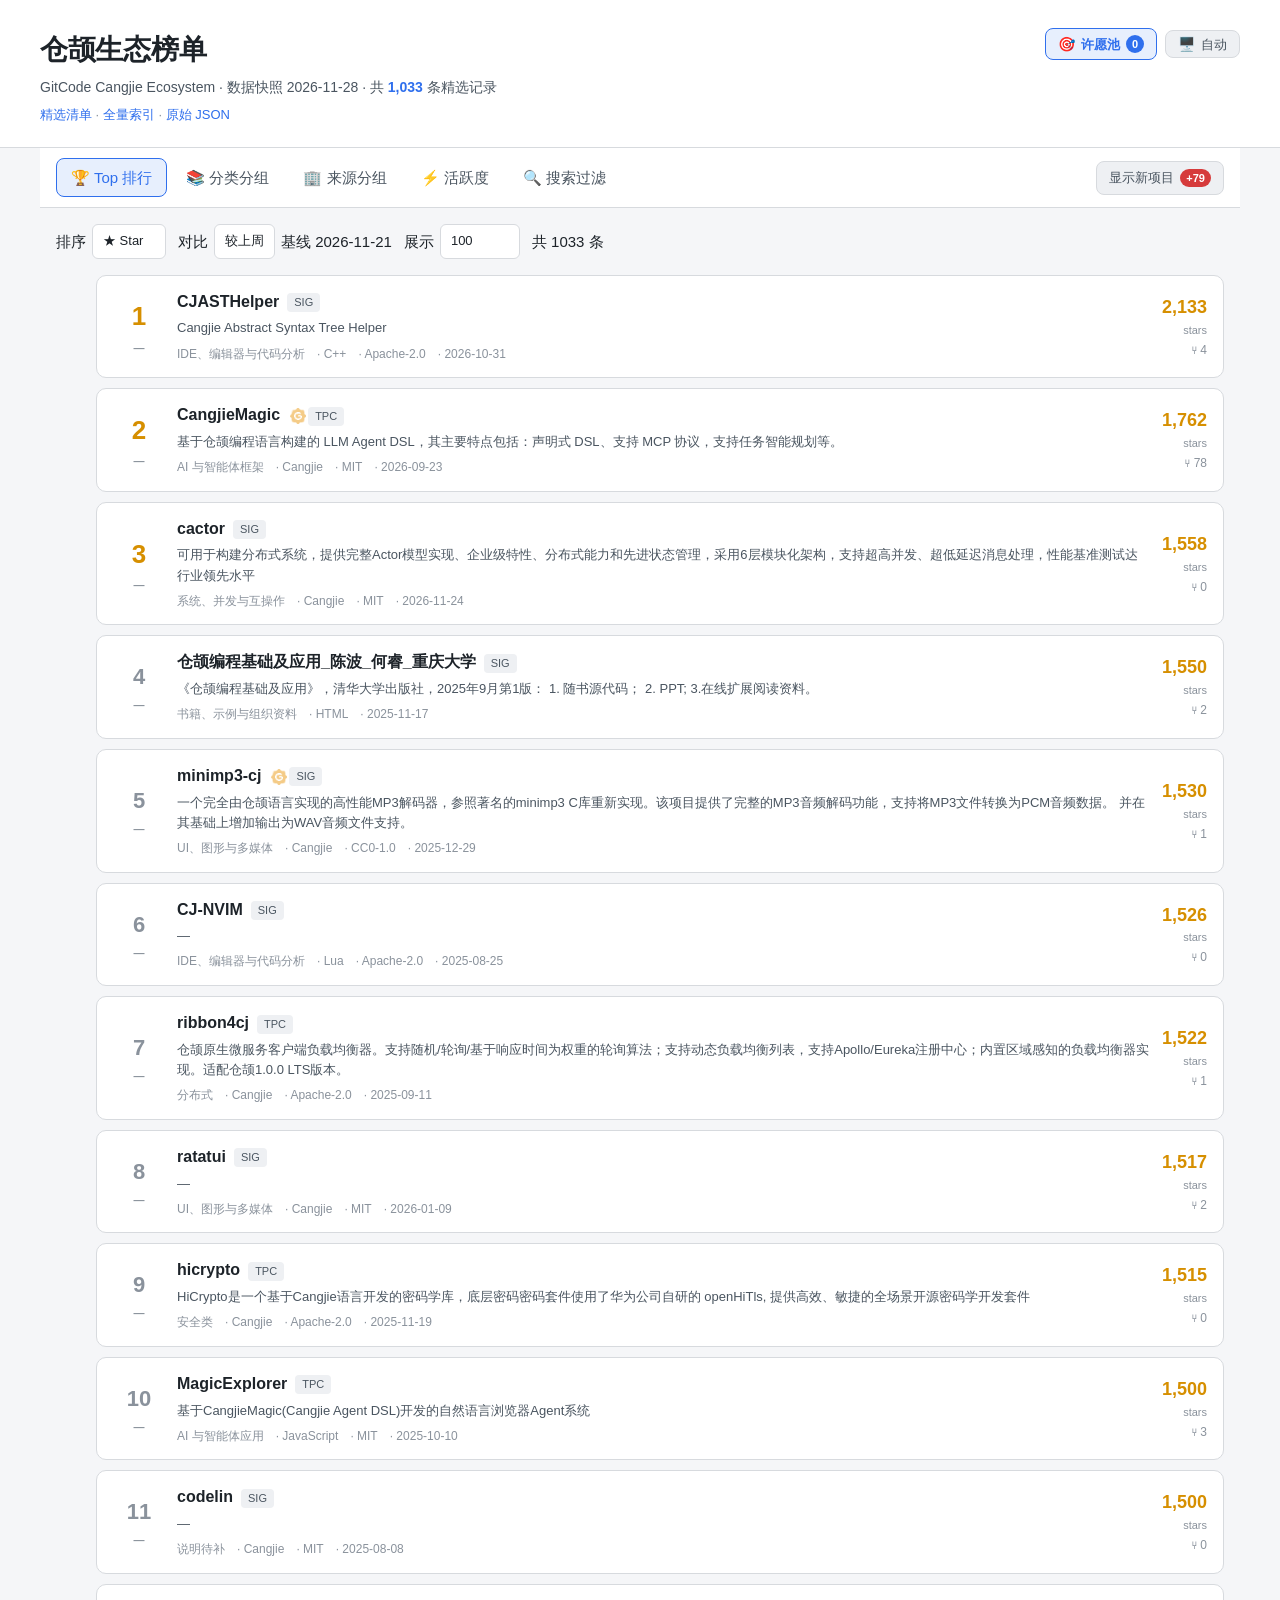
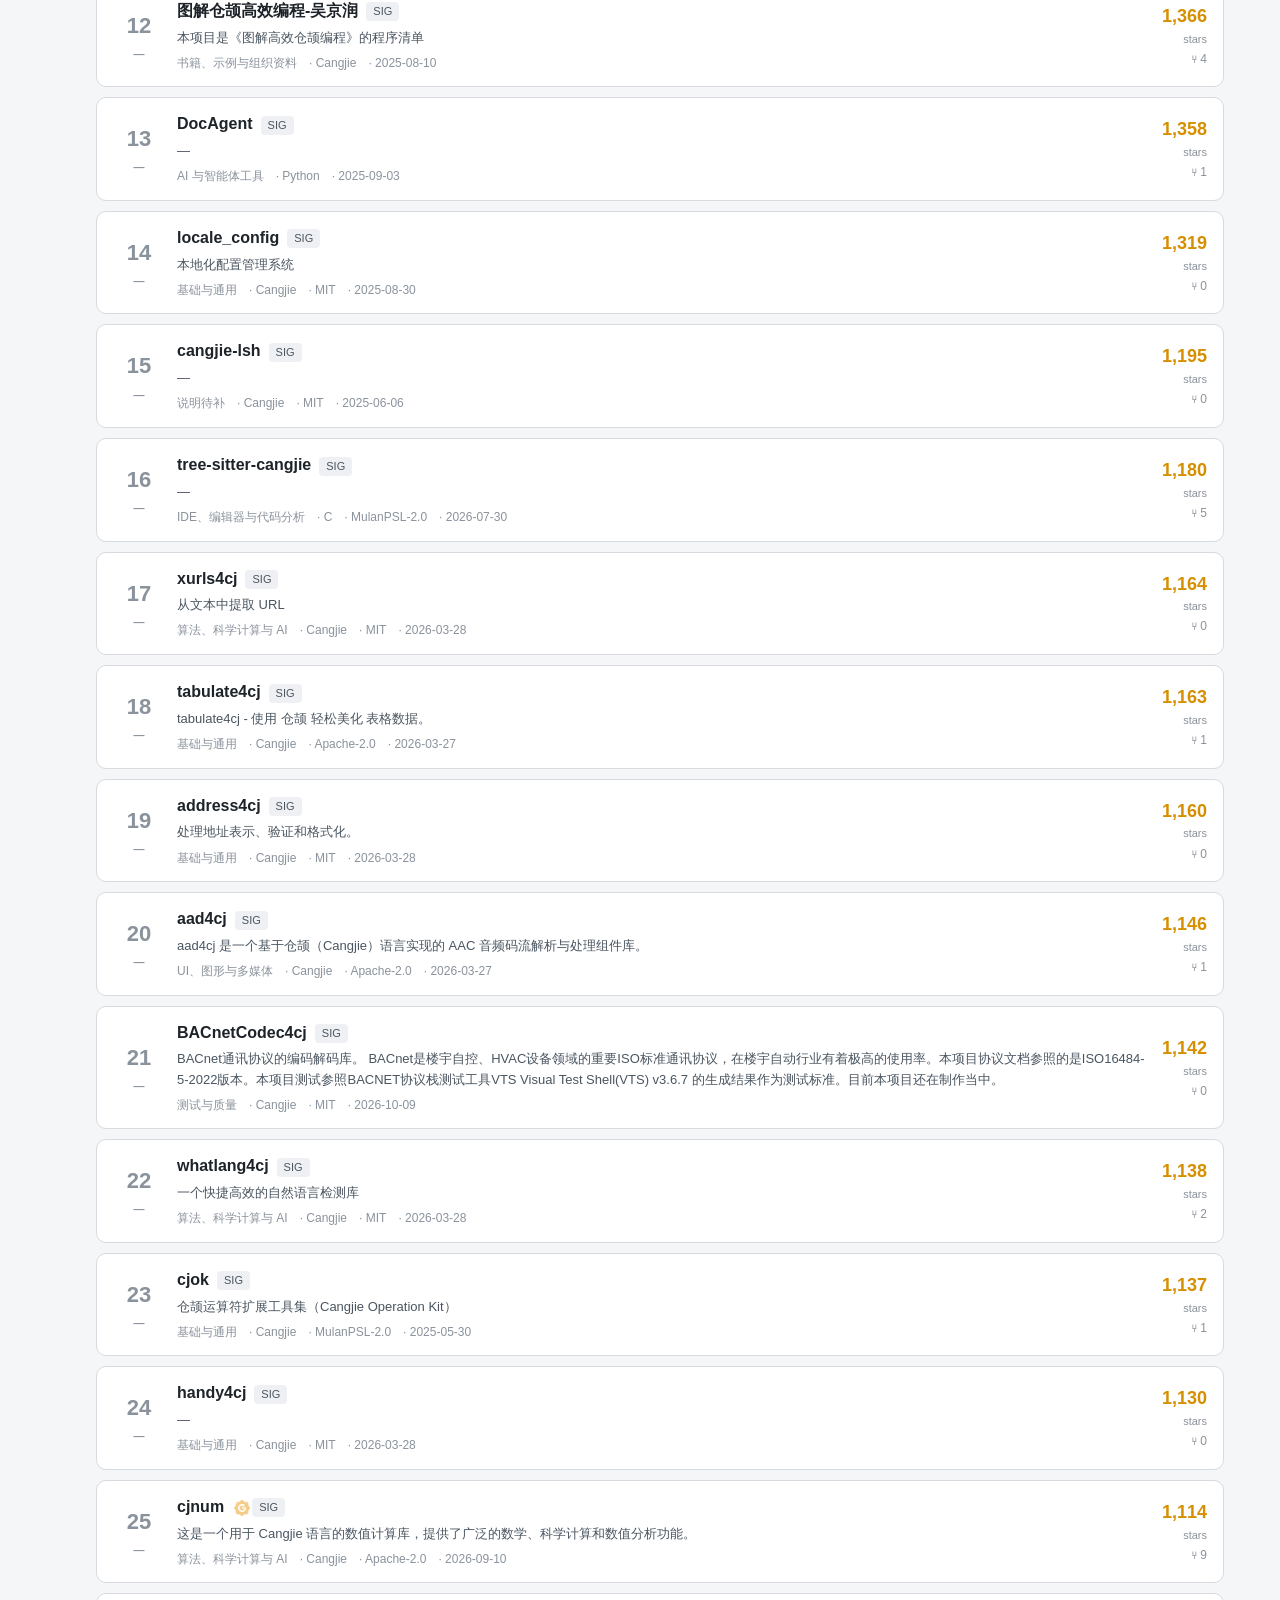
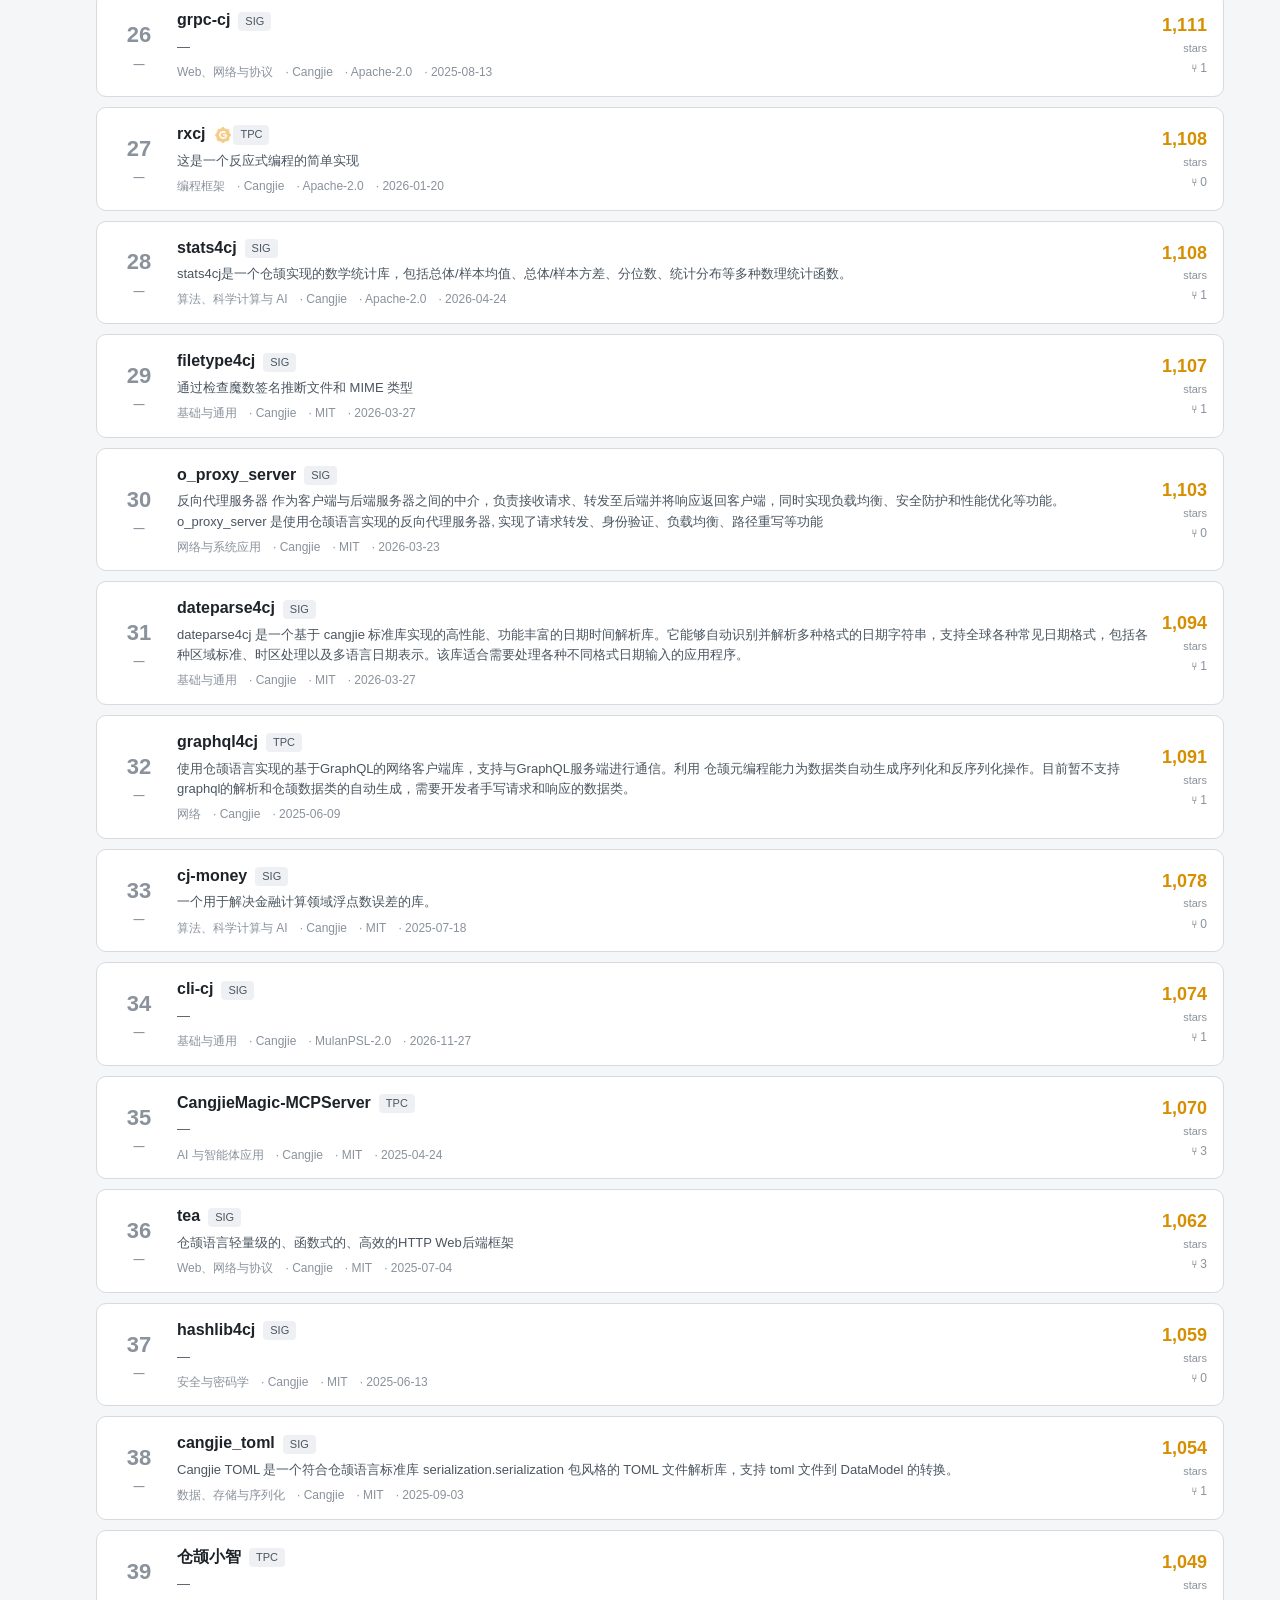
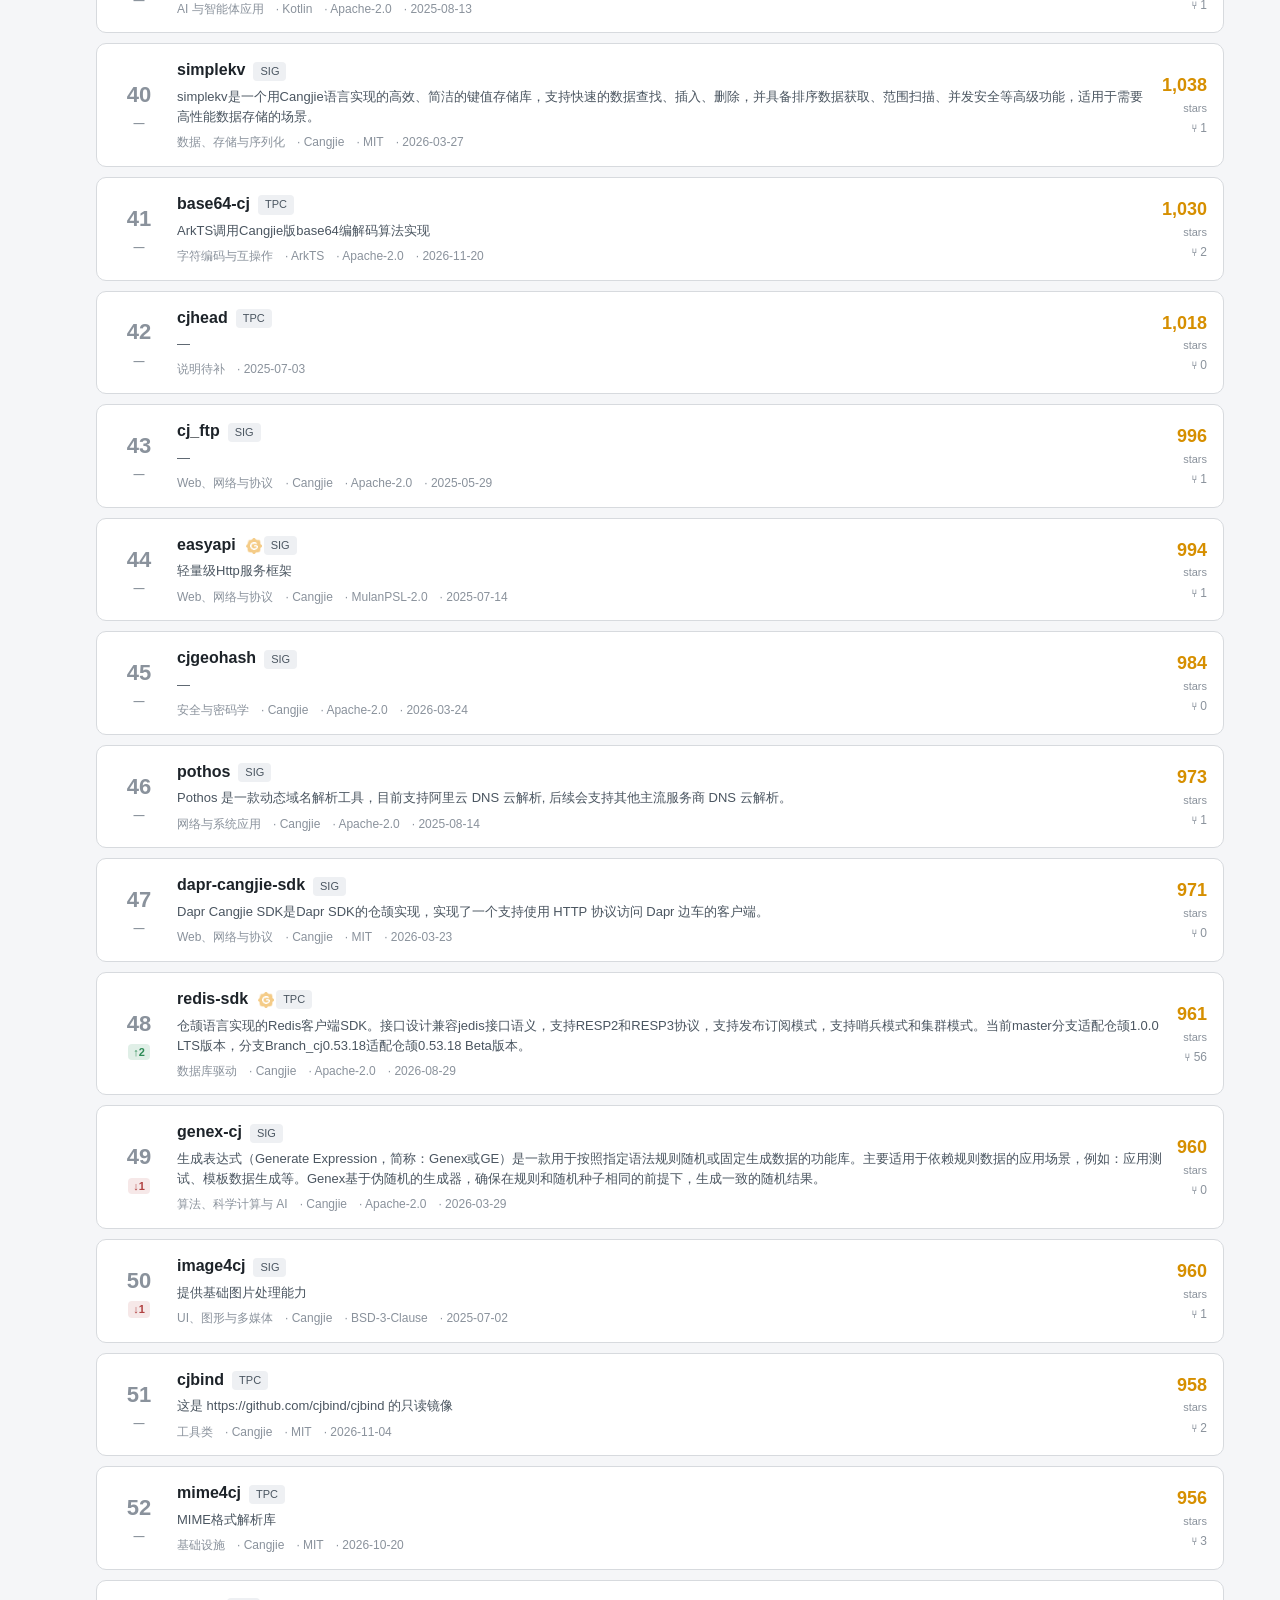
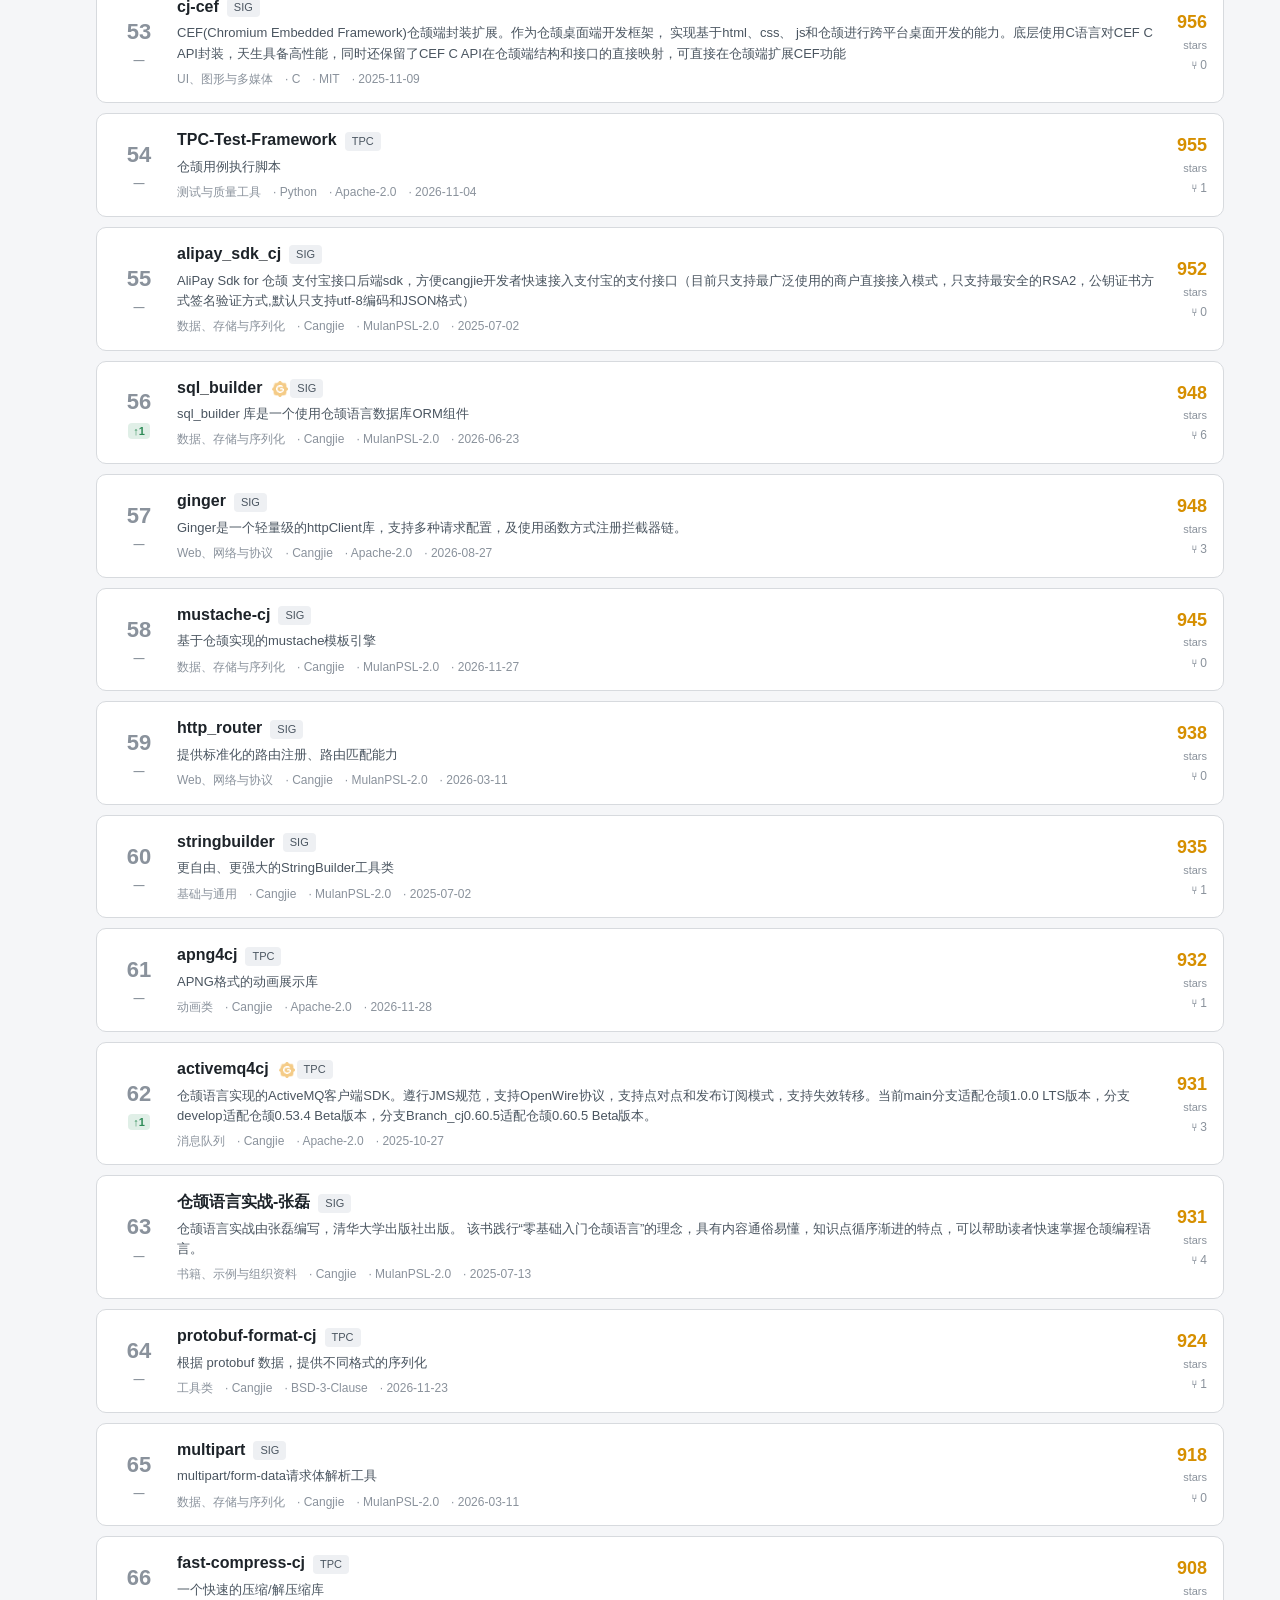
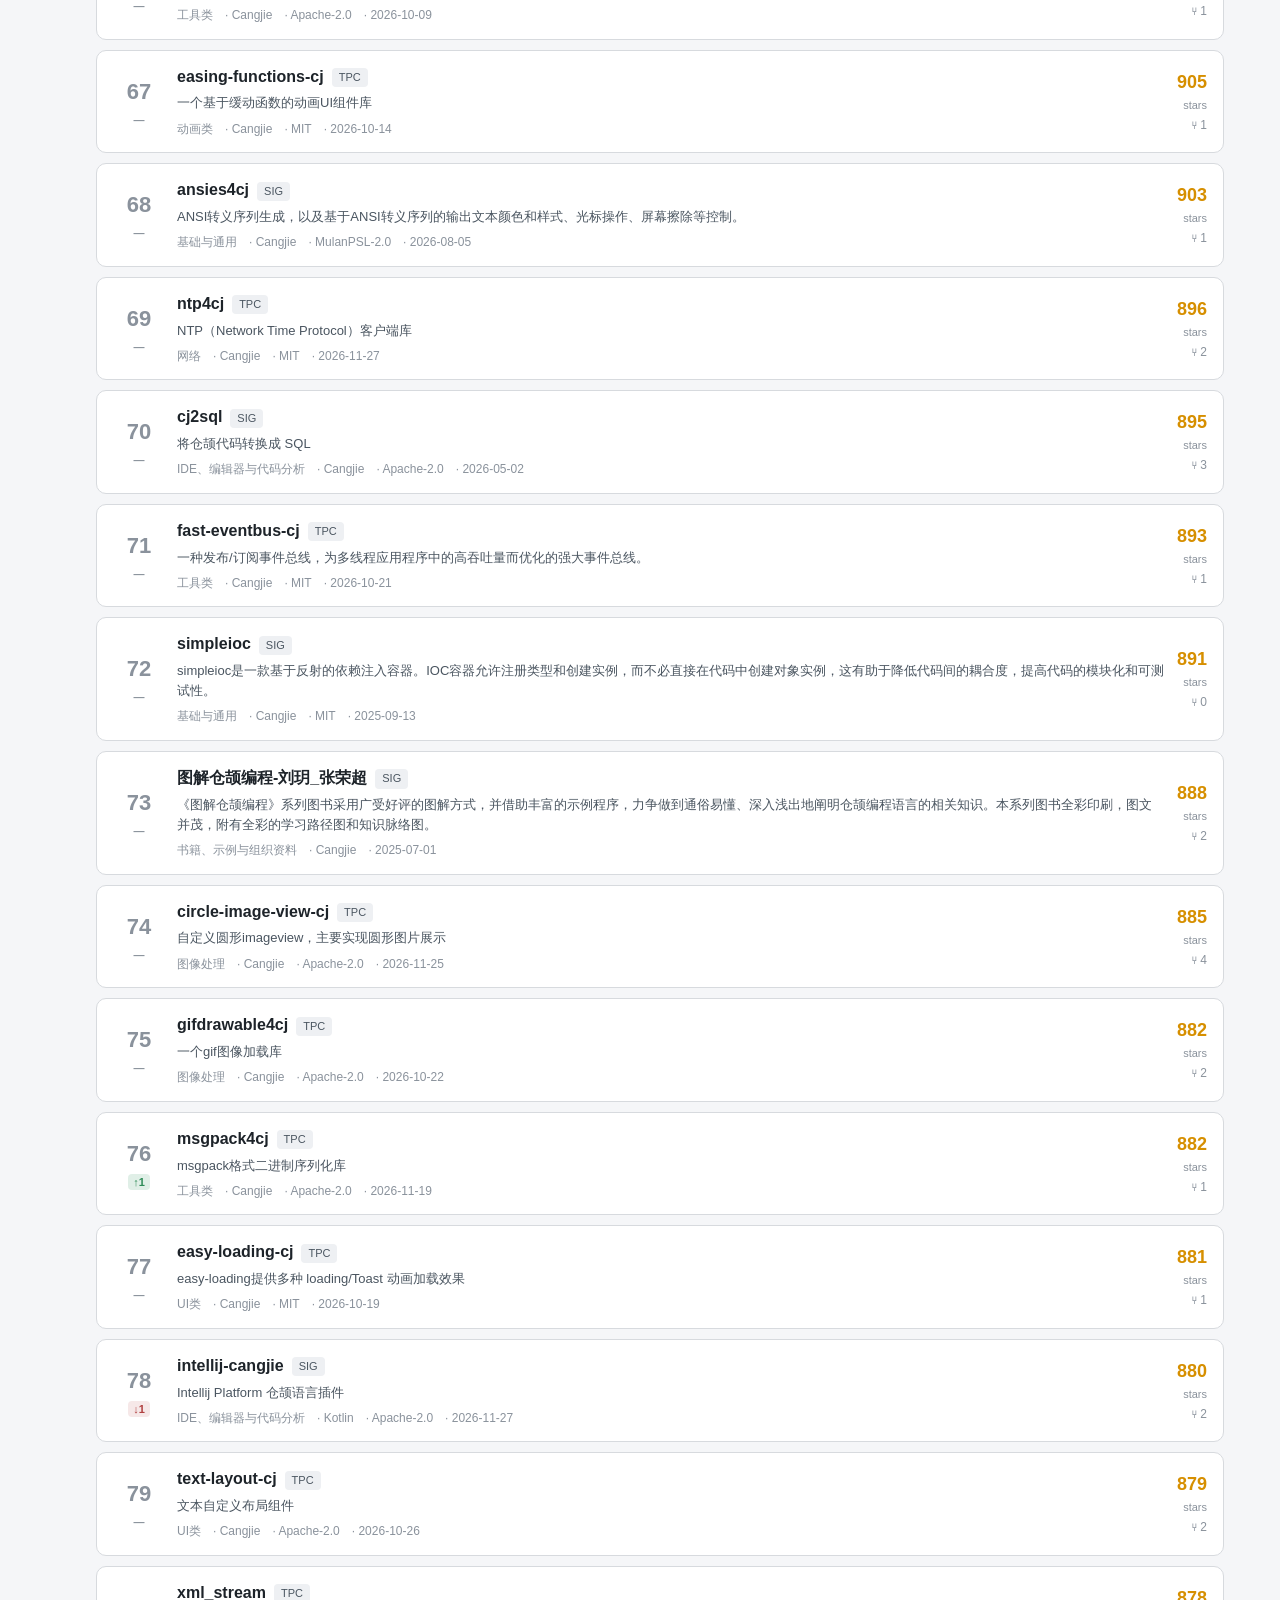
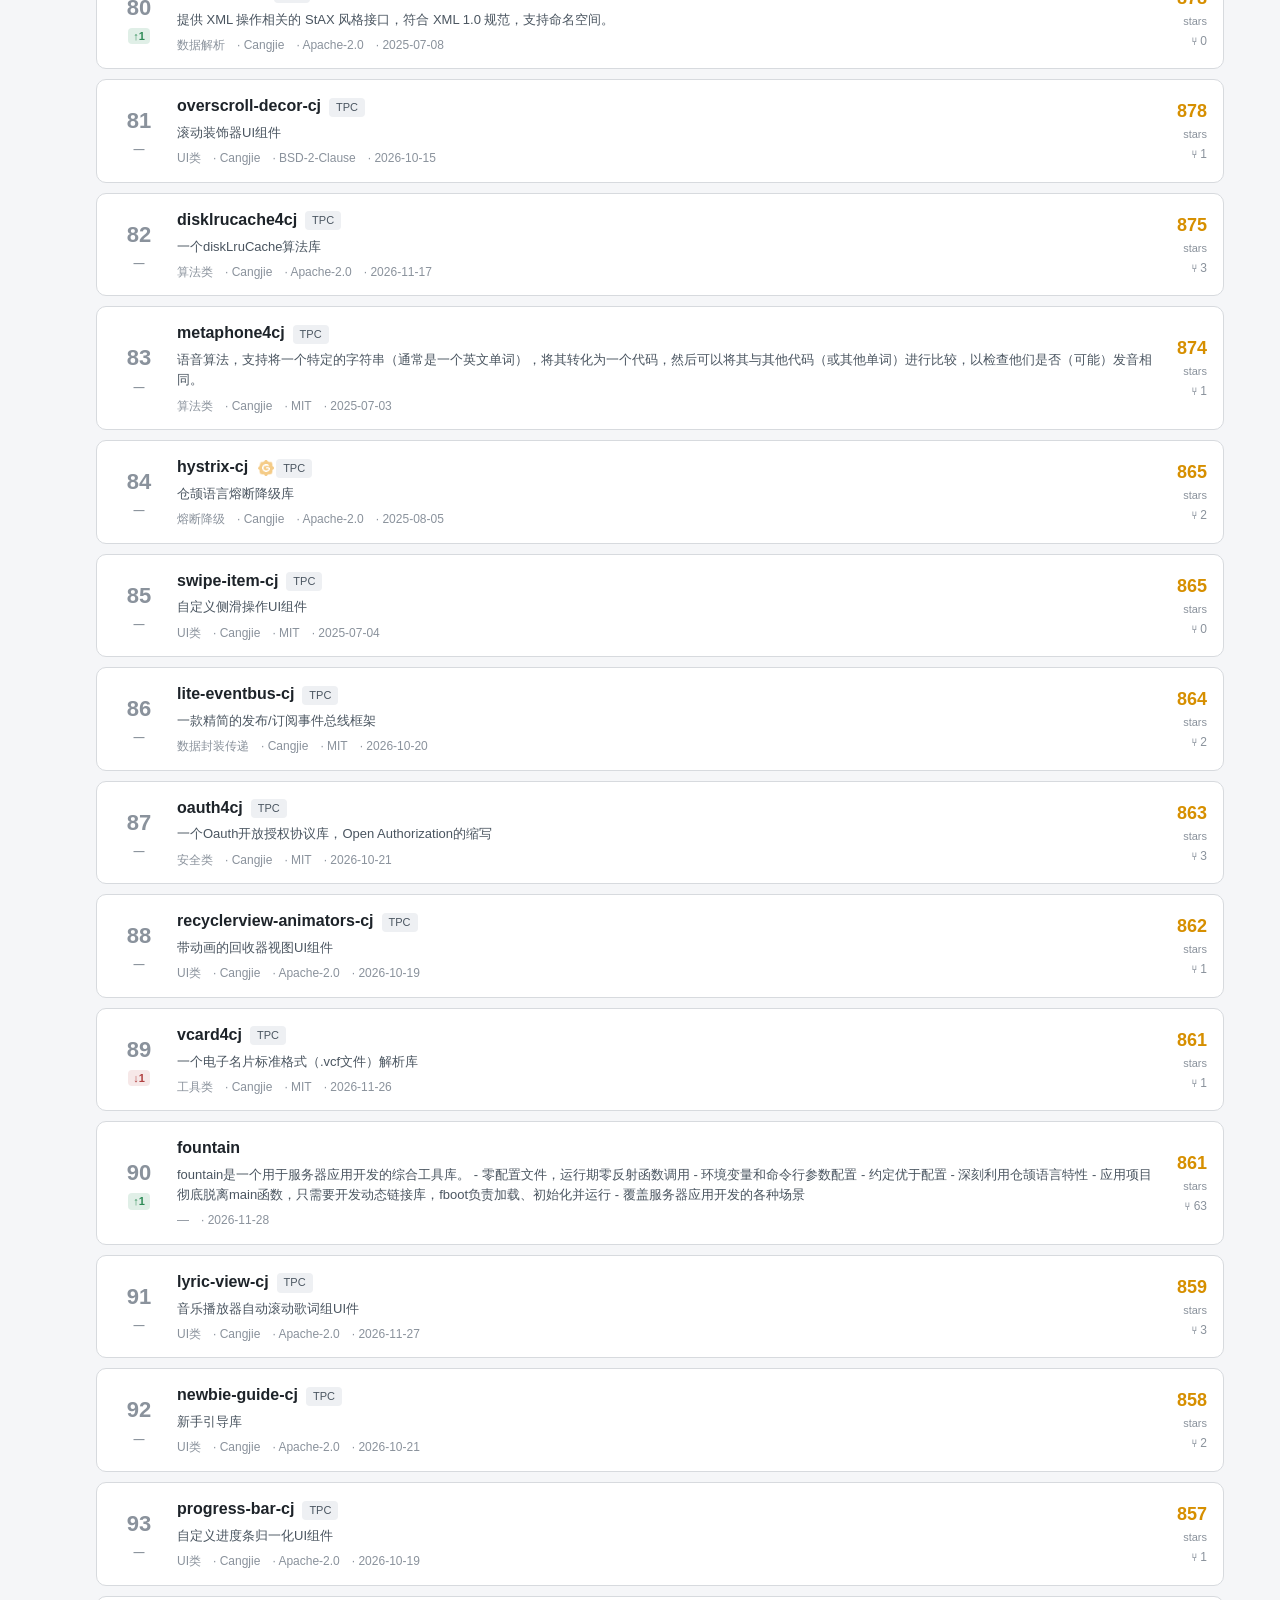
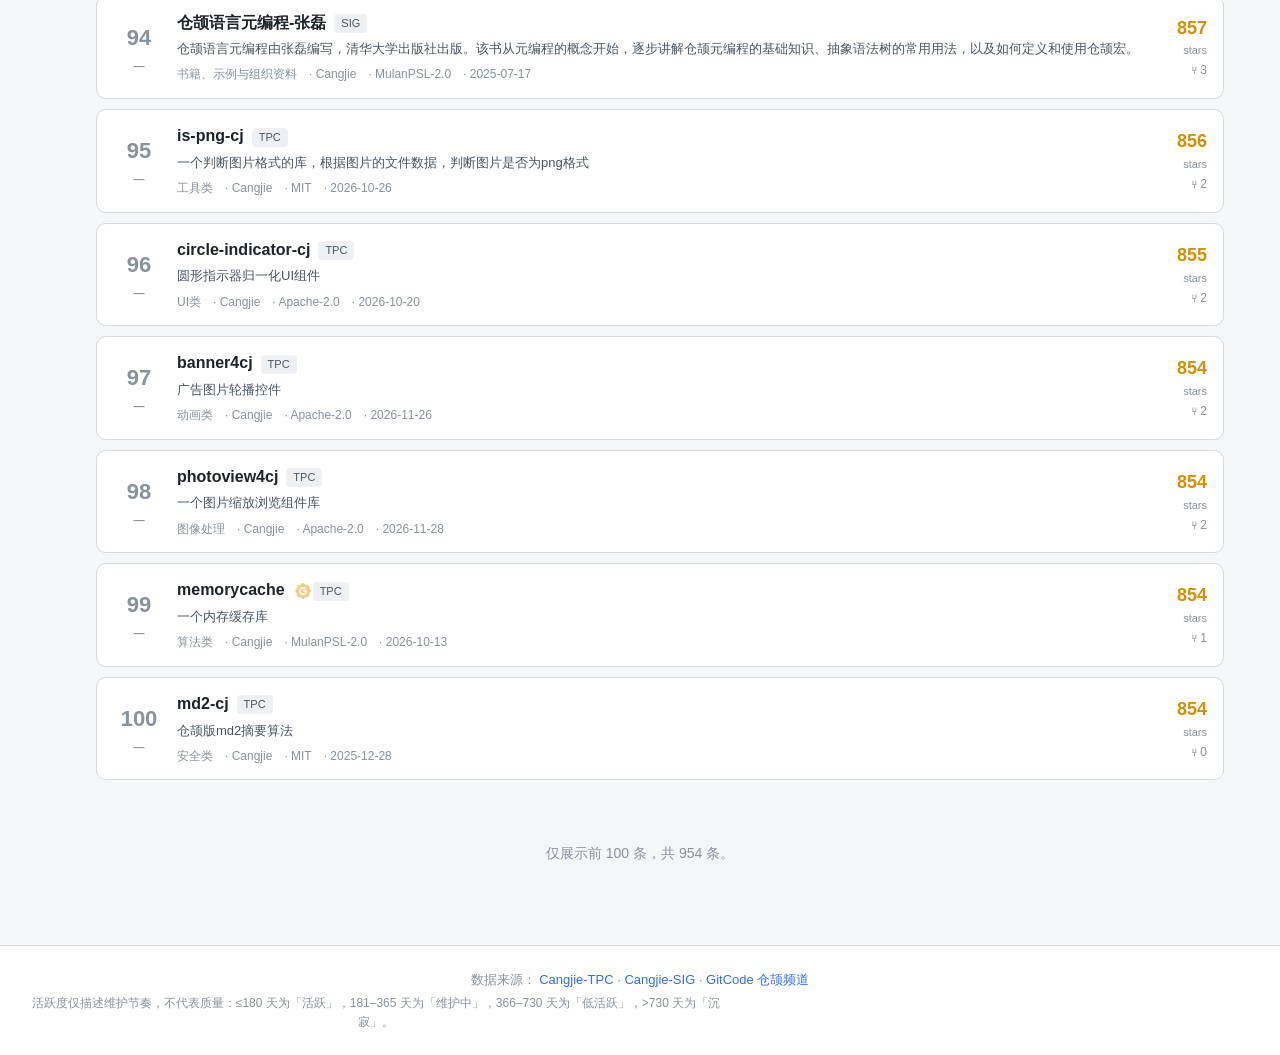
<file: index.html>
<!DOCTYPE html>
<html lang="zh-CN">
<head>
  <meta charset="UTF-8">
  <meta name="viewport" content="width=device-width, initial-scale=1.0">
  <link rel="icon" type="image/png" href="assets/favicon.png">
  <link rel="apple-touch-icon" href="assets/favicon.png">
  <title>仓颉生态榜单 · Cangjie Ecosystem Leaderboard</title>
  <meta name="description" content="GitCode 上仓颉（Cangjie）编程语言生态项目的精选榜单与检索工具。">
  <link rel="stylesheet" href="style.css">
  <script>
    // 在首屏渲染前应用已保存的主题，避免闪烁
    (function () {
      try {
        var t = localStorage.getItem('theme');
        if (t === 'light' || t === 'dark' || t === 'system') {
          document.documentElement.setAttribute('data-theme', t);
        }
      } catch (e) { /* localStorage 不可用时静默忽略 */ }
    })();
  </script>
</head>
<body>
  <header class="site-header">
    <div class="header-inner">
      <div class="header-actions">
        <button class="wish-btn" id="wish-btn" type="button" title="查看许愿池并提交新许愿" aria-label="许愿池">
          <span class="wish-icon" aria-hidden="true">🎯</span>
          <span class="wish-label">许愿池</span>
          <span class="wish-badge" id="wish-count" hidden>0</span>
        </button>
        <button class="theme-toggle" id="theme-toggle" type="button" title="切换主题" aria-label="切换主题">
          <span class="theme-icon" id="theme-icon" aria-hidden="true">🖥️</span>
          <span class="theme-label" id="theme-label">自动</span>
        </button>
      </div>
      <h1>仓颉生态榜单</h1>
      <p class="subtitle">
        GitCode Cangjie Ecosystem · 数据快照 <time id="snapshot-date">—</time>
        · 共 <strong id="total-records">0</strong> 条精选记录
      </p>
      <p class="meta-links">
        <a href="awesome-cangjie.md">精选清单</a>
        · <a href="all-cangjie-projects.md">全量索引</a>
        · <a href="gitcode-cangjie-projects.json">原始 JSON</a>
      </p>
    </div>
  </header>

  <nav class="tabs-bar">
    <div class="tabs" id="tabs">
      <button class="tab active" data-view="top">🏆 Top 排行</button>
      <button class="tab" data-view="category">📚 分类分组</button>
      <button class="tab" data-view="source">🏢 来源分组</button>
      <button class="tab" data-view="activity">⚡ 活跃度</button>
      <button class="tab" data-view="search">🔍 搜索过滤</button>
    </div>
    <label class="global-toggle" title="默认隐藏带「新」标记的项目；勾选后显示">
      <input type="checkbox" id="show-new">
      <span>显示新项目</span>
      <span class="new-count" id="new-count" hidden></span>
    </label>
  </nav>

  <section id="controls" class="controls" hidden></section>

  <main id="content" class="content">
    <div class="loading">加载中…</div>
  </main>

  <footer class="site-footer">
    <p>
      数据来源：
      <a href="https://gitcode.com/cangjie-tpc" target="_blank" rel="noopener">Cangjie-TPC</a>
      · <a href="https://gitcode.com/cangjie-sig" target="_blank" rel="noopener">Cangjie-SIG</a>
      · <a href="https://gitcode.com/?tn=68db866406fdf740df364584" target="_blank" rel="noopener">GitCode 仓颉频道</a>
    </p>
    <p class="footer-note">
      活跃度仅描述维护节奏，不代表质量：≤180 天为「活跃」，181–365 天为「维护中」，366–730 天为「低活跃」，&gt;730 天为「沉寂」。
    </p>
  </footer>

  <template id="card-template">
    <article class="card">
      <header class="card-head">
        <a class="card-name" target="_blank" rel="noopener"></a>
        <span class="card-rank"></span>
      </header>
      <p class="card-desc"></p>
      <div class="card-badges"></div>
      <div class="card-stats"></div>
      <div class="card-foot"></div>
    </article>
  </template>

  <script src="config.js"></script>
  <script src="main.js"></script>
</body>
</html>
</file>
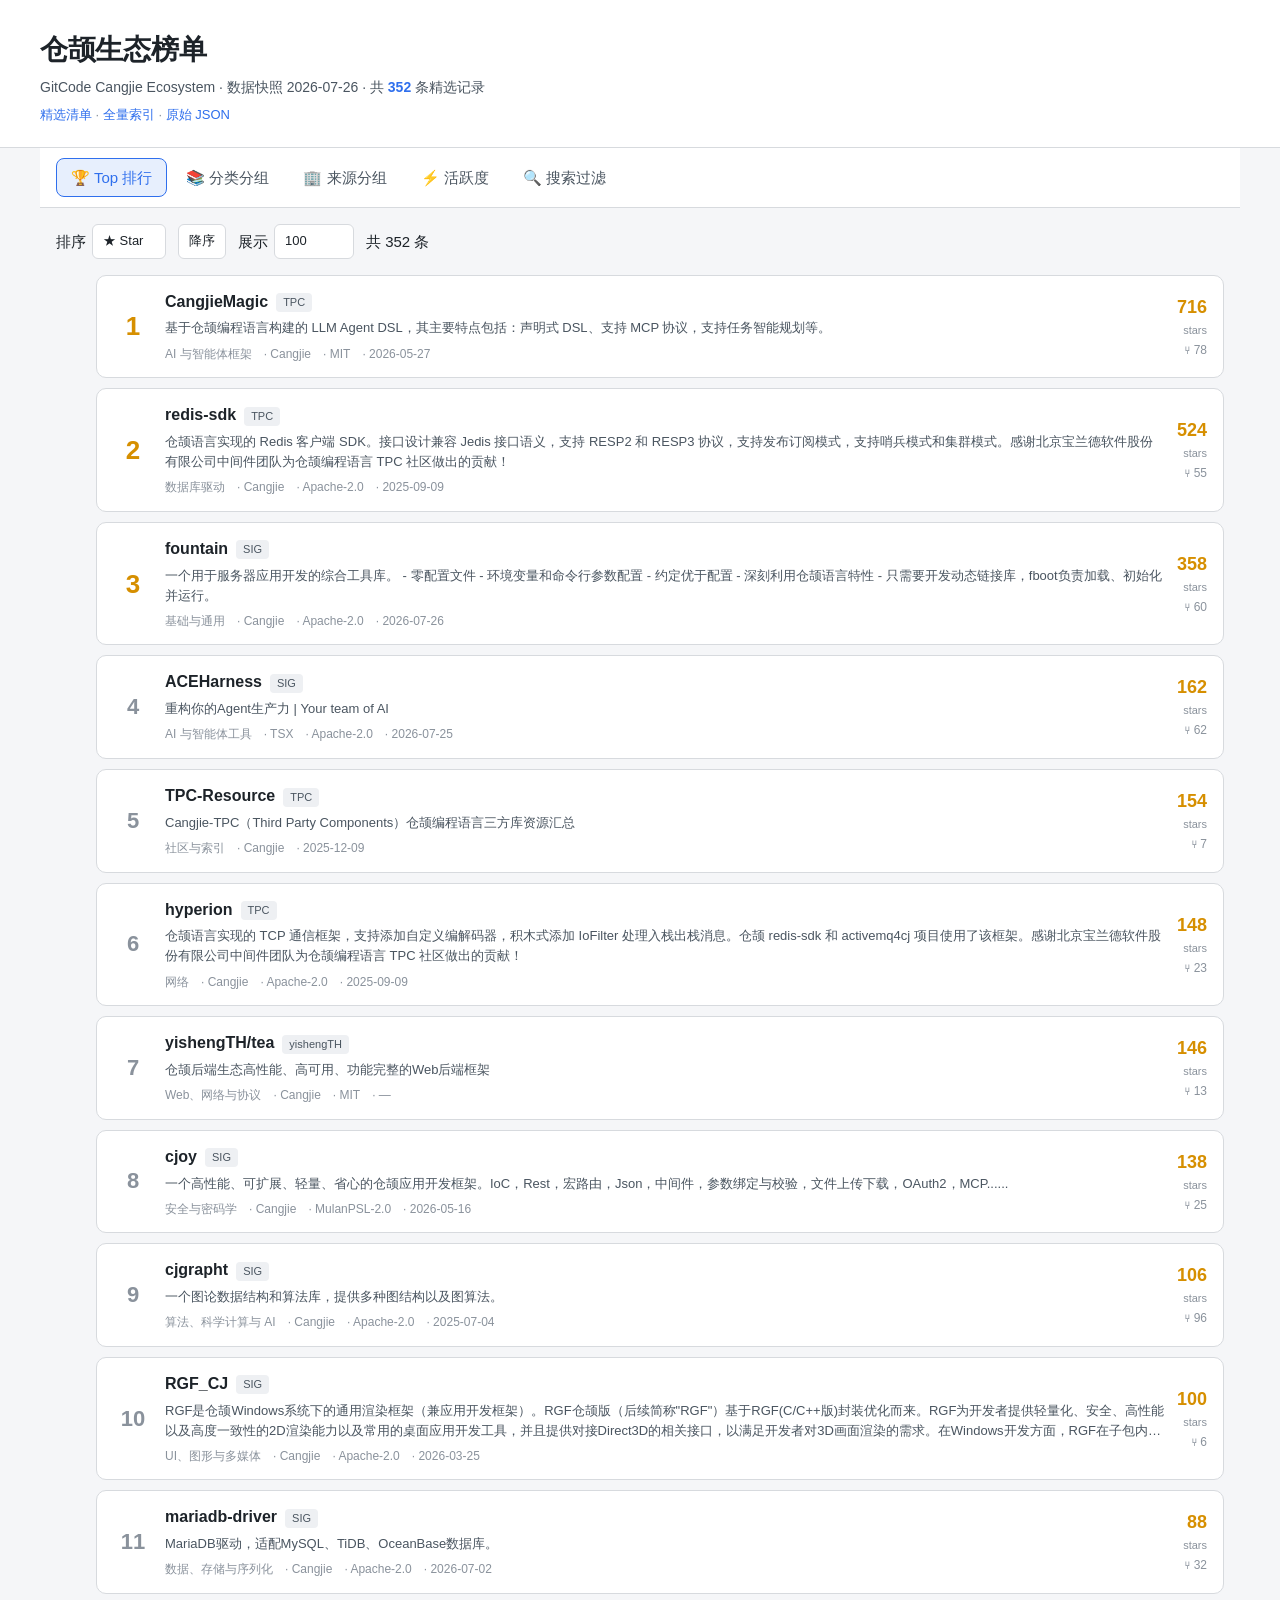
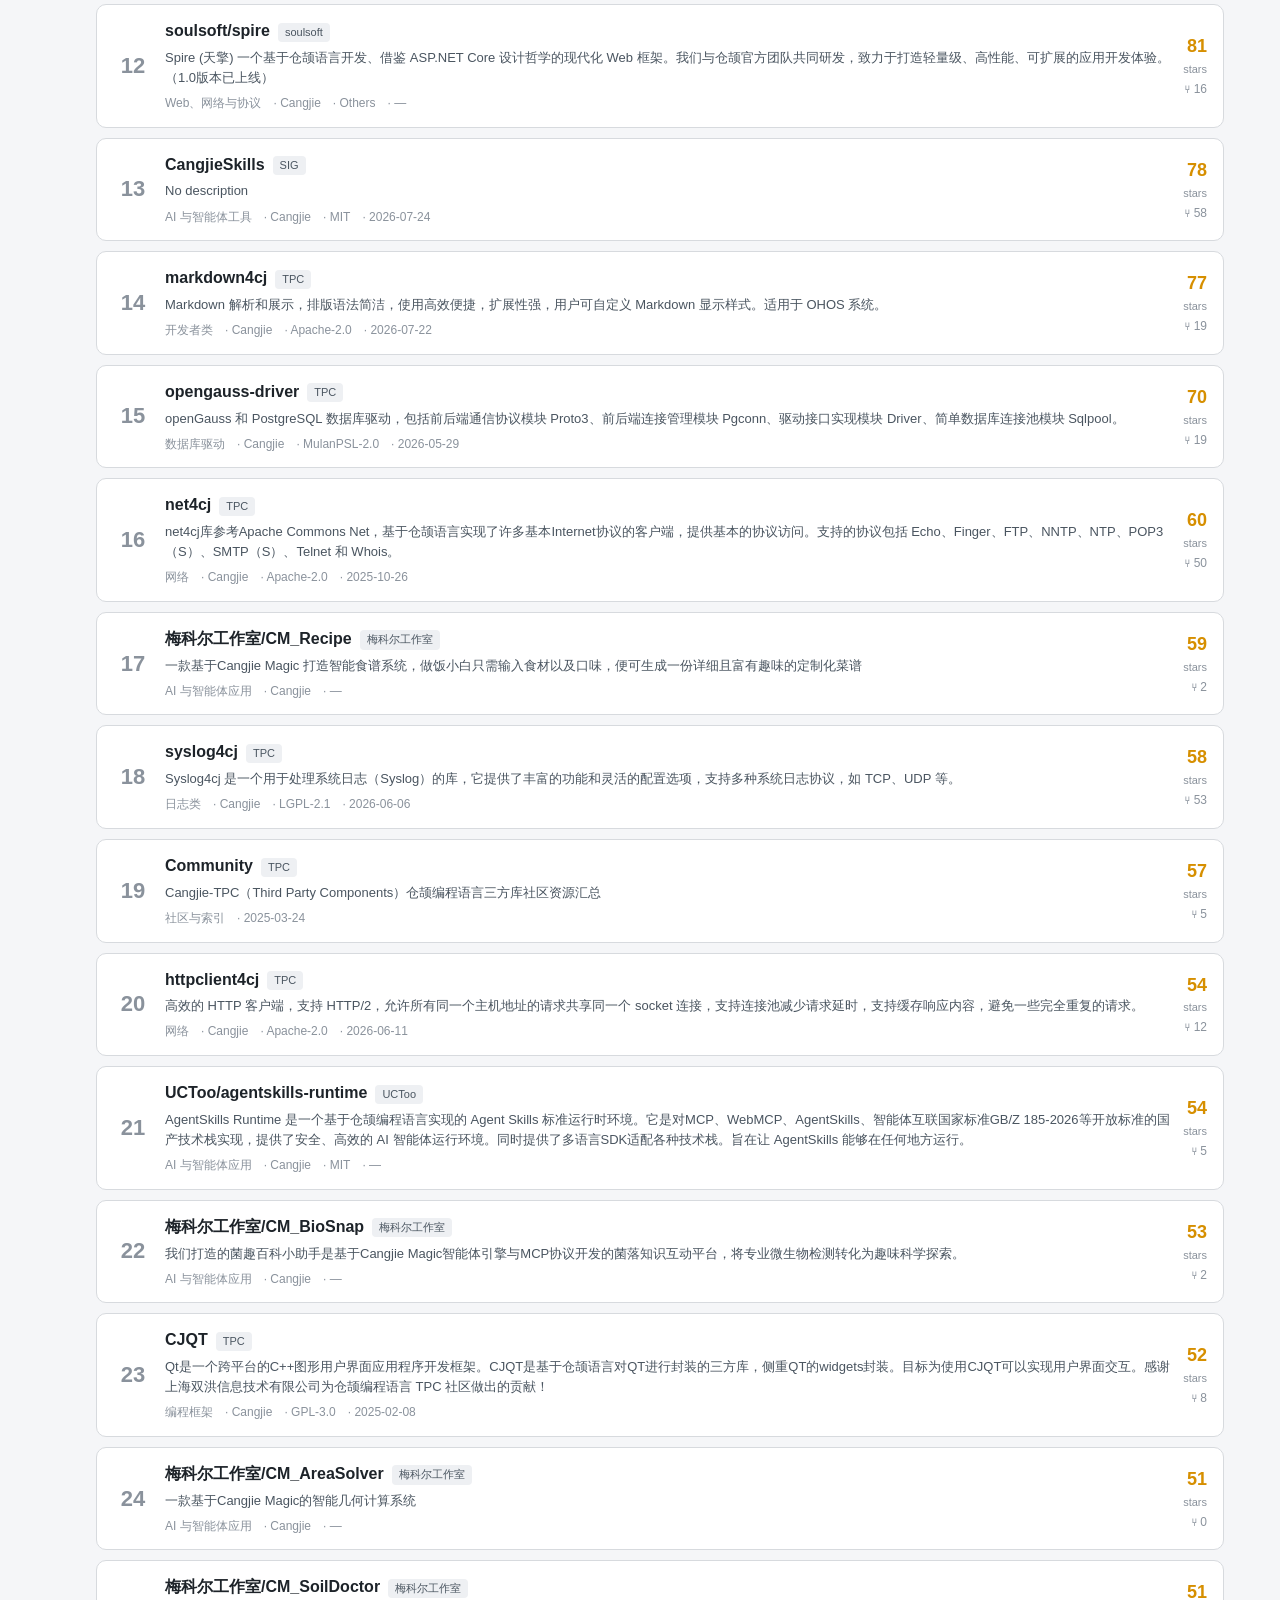
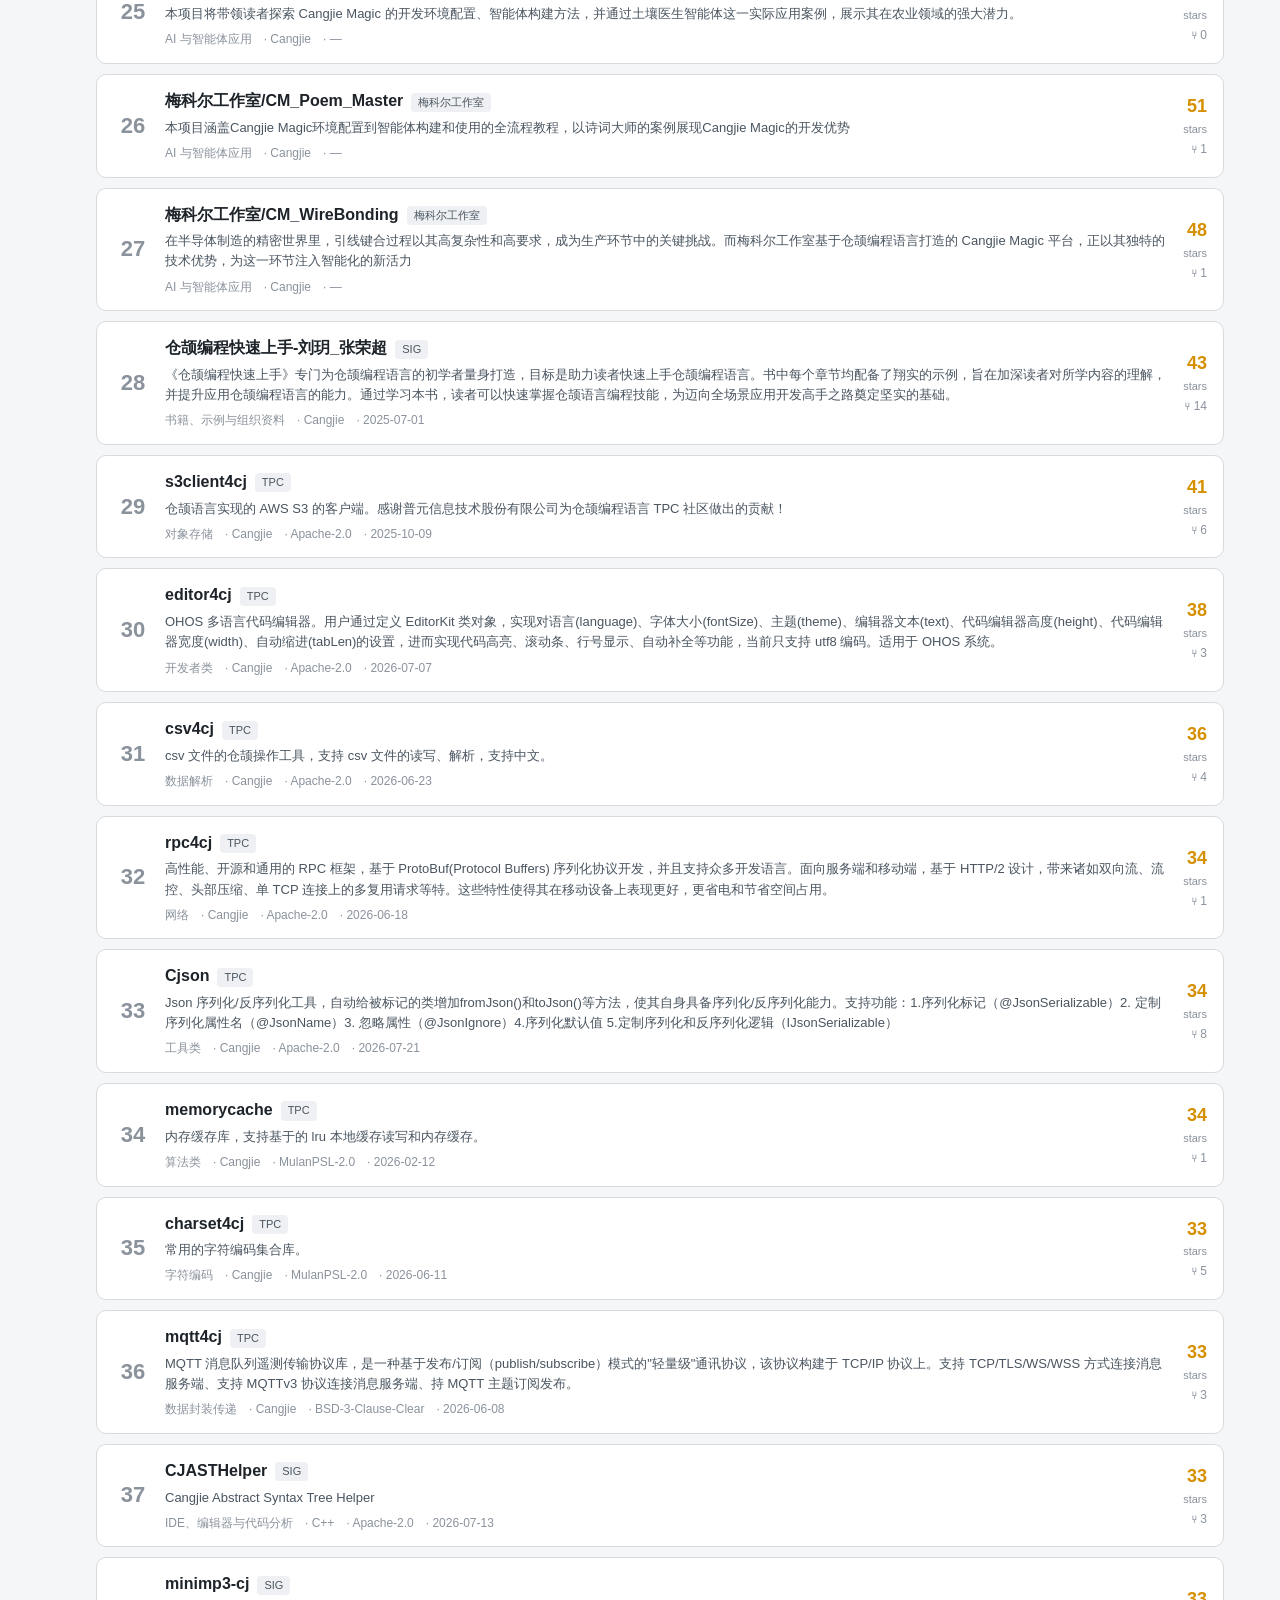
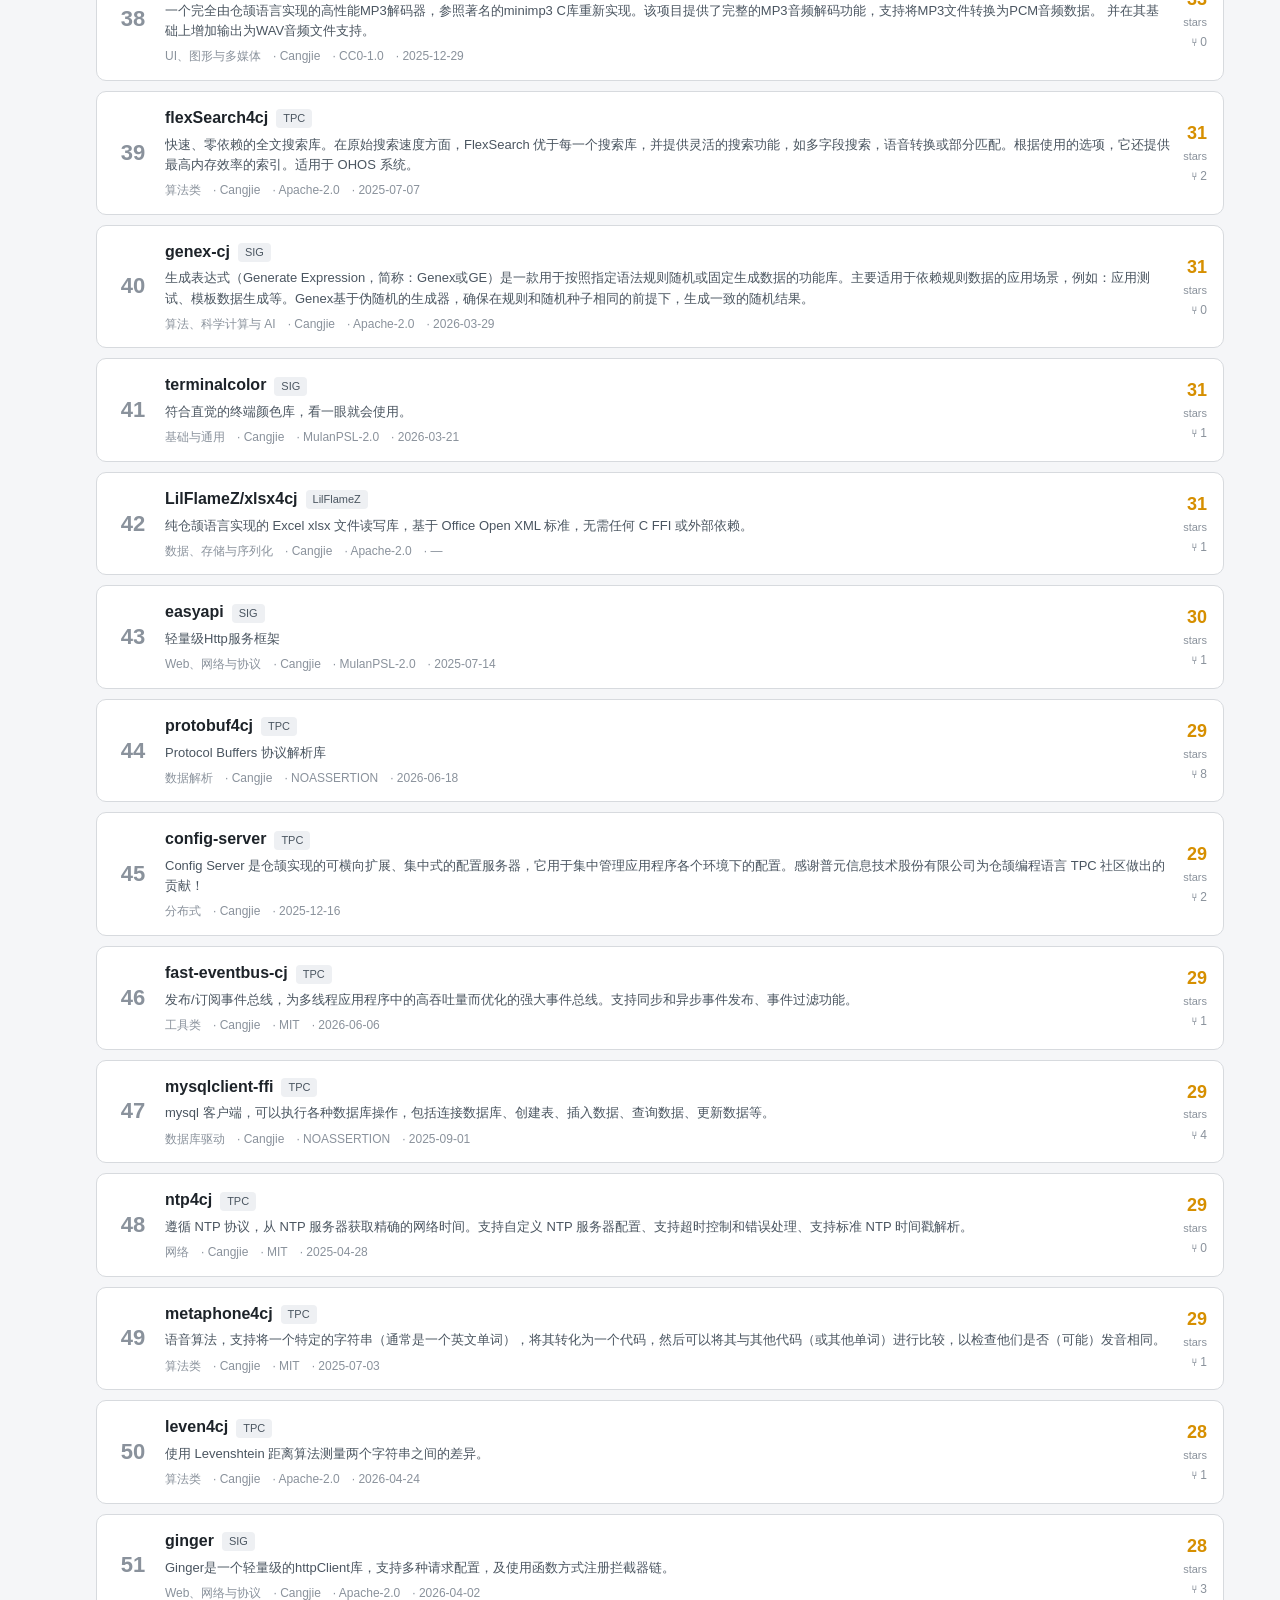
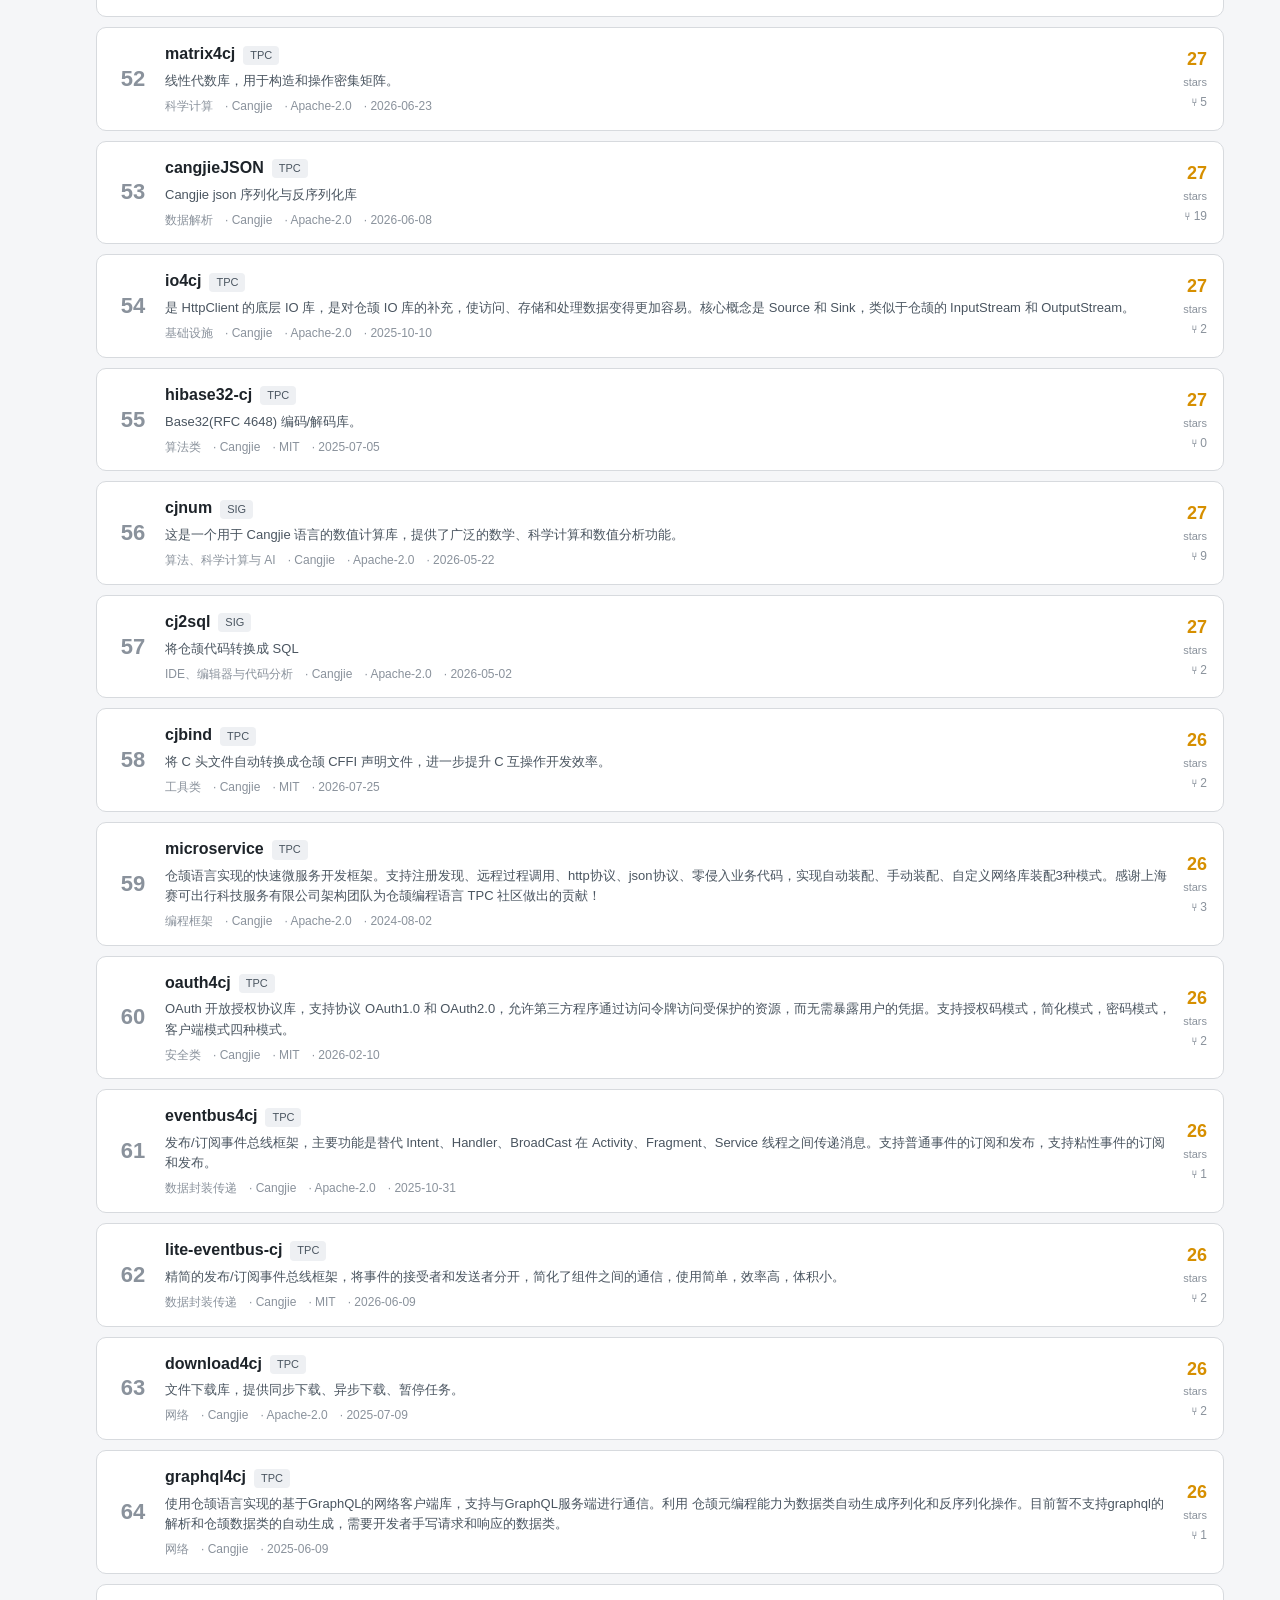
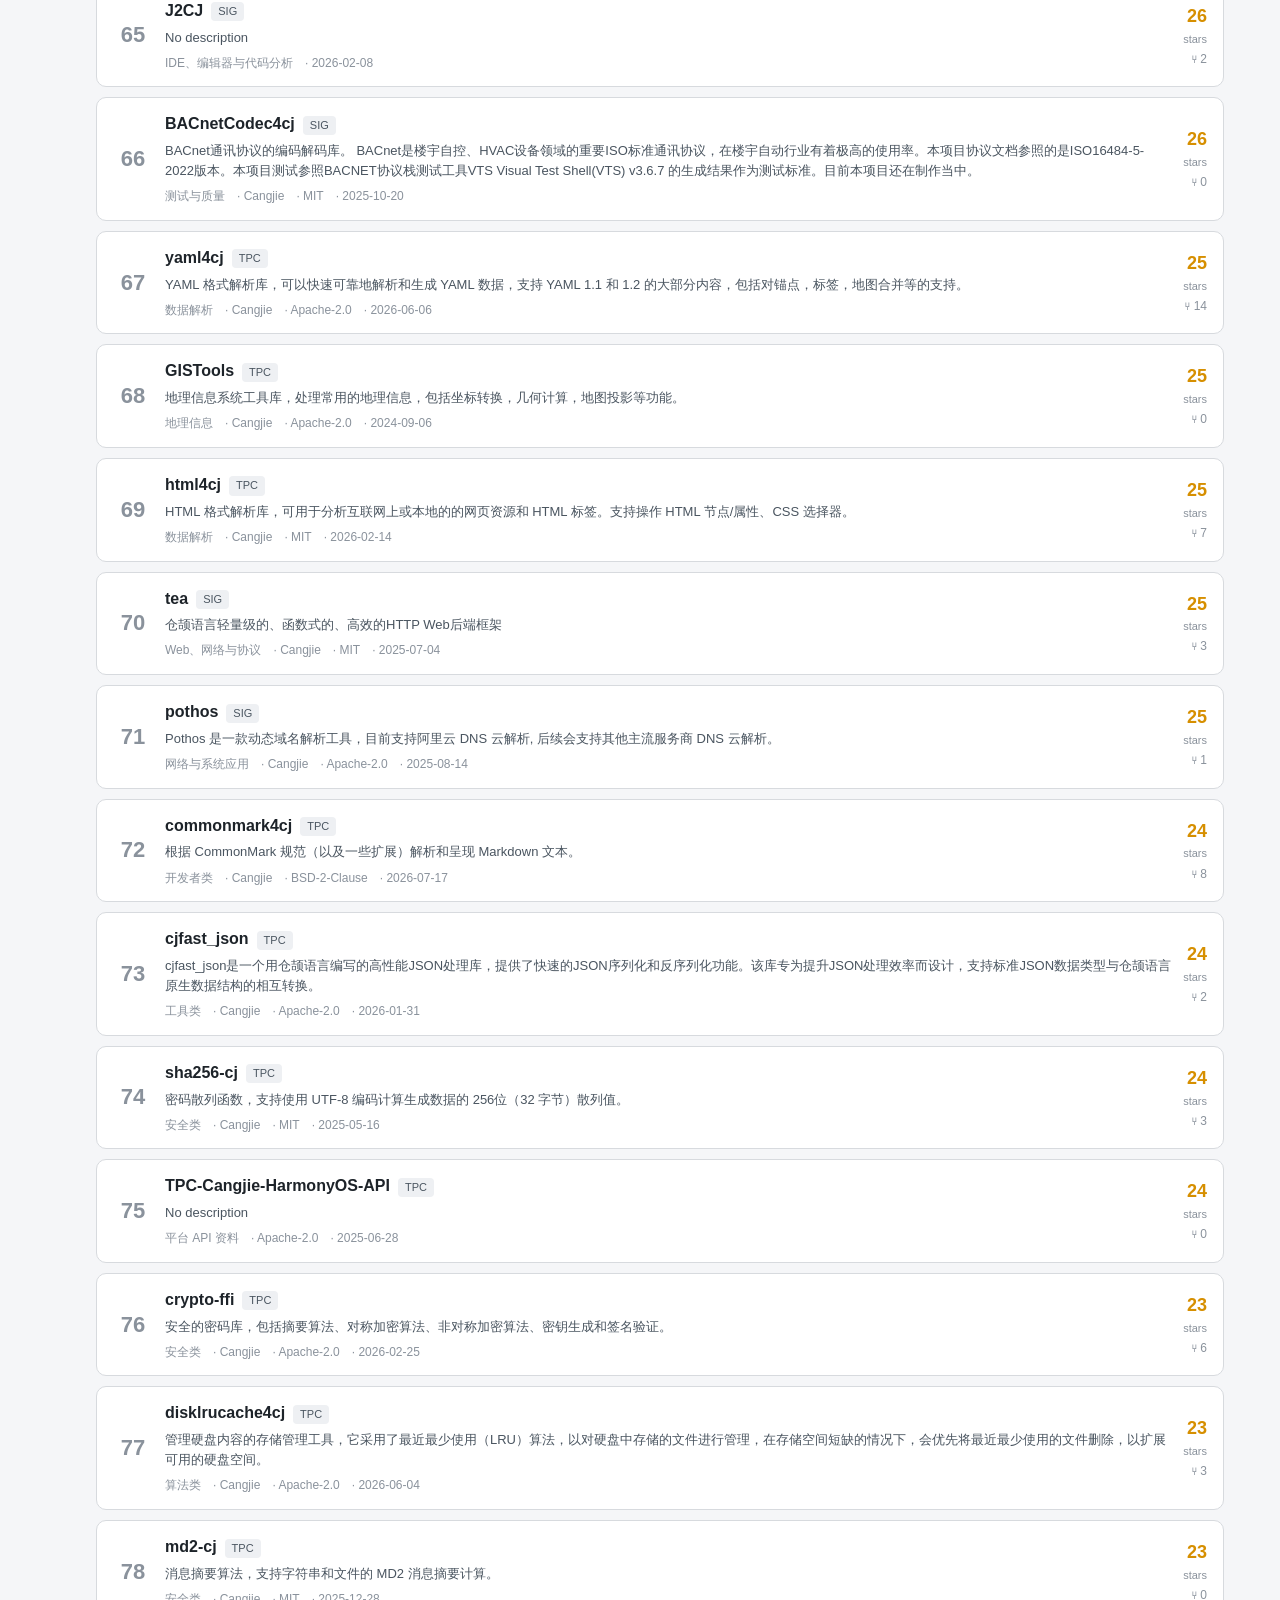
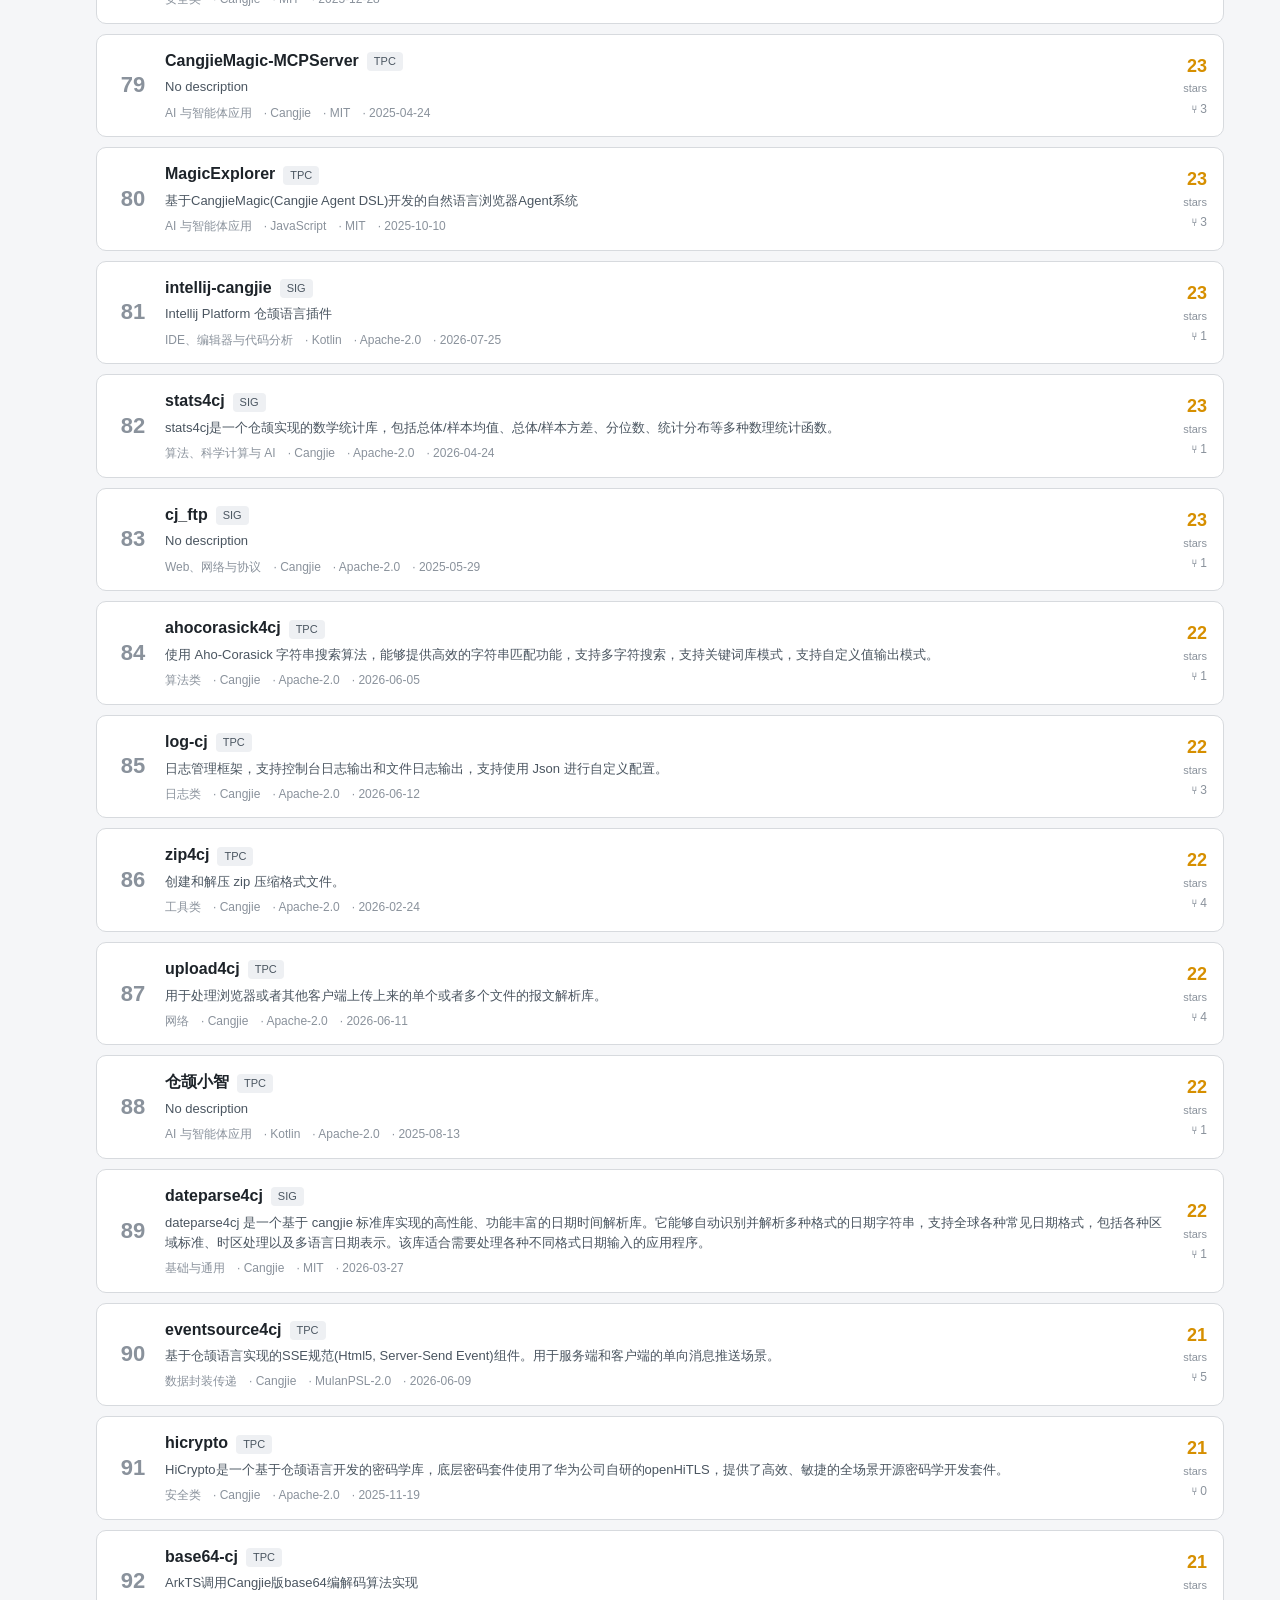
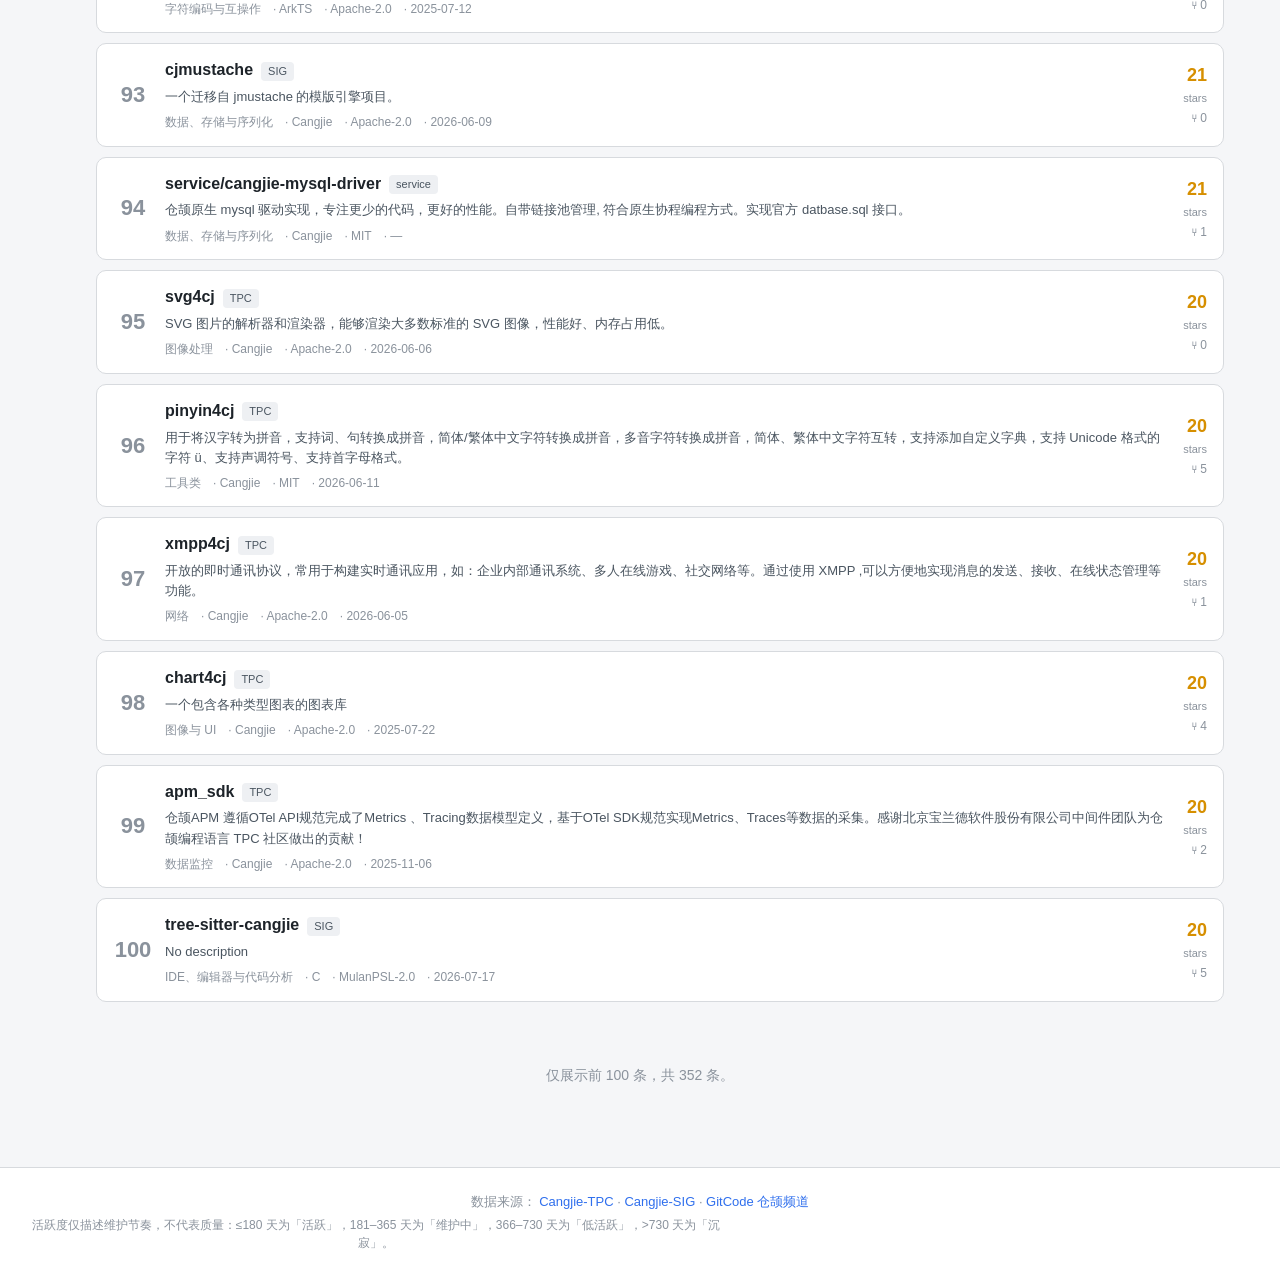
<file: docs/index.html>
<!DOCTYPE html>
<html lang="zh-CN">
<head>
  <meta charset="UTF-8">
  <meta name="viewport" content="width=device-width, initial-scale=1.0">
  <title>仓颉生态榜单 · Cangjie Ecosystem Leaderboard</title>
  <meta name="description" content="GitCode 上仓颉（Cangjie）编程语言生态项目的精选榜单与检索工具。">
  <link rel="stylesheet" href="style.css">
</head>
<body>
  <header class="site-header">
    <div class="header-inner">
      <h1>仓颉生态榜单</h1>
      <p class="subtitle">
        GitCode Cangjie Ecosystem · 数据快照 <time id="snapshot-date">—</time>
        · 共 <strong id="total-records">0</strong> 条精选记录
      </p>
      <p class="meta-links">
        <a href="../awesome-cangjie.md">精选清单</a>
        · <a href="../all-cangjie-projects.md">全量索引</a>
        · <a href="../gitcode-cangjie-projects.json">原始 JSON</a>
      </p>
    </div>
  </header>

  <nav class="tabs" id="tabs">
    <button class="tab active" data-view="top">🏆 Top 排行</button>
    <button class="tab" data-view="category">📚 分类分组</button>
    <button class="tab" data-view="source">🏢 来源分组</button>
    <button class="tab" data-view="activity">⚡ 活跃度</button>
    <button class="tab" data-view="search">🔍 搜索过滤</button>
  </nav>

  <section id="controls" class="controls" hidden></section>

  <main id="content" class="content">
    <div class="loading">加载中…</div>
  </main>

  <footer class="site-footer">
    <p>
      数据来源：
      <a href="https://gitcode.com/cangjie-tpc" target="_blank" rel="noopener">Cangjie-TPC</a>
      · <a href="https://gitcode.com/cangjie-sig" target="_blank" rel="noopener">Cangjie-SIG</a>
      · <a href="https://gitcode.com/?tn=68db866406fdf740df364584" target="_blank" rel="noopener">GitCode 仓颉频道</a>
    </p>
    <p class="footer-note">
      活跃度仅描述维护节奏，不代表质量：≤180 天为「活跃」，181–365 天为「维护中」，366–730 天为「低活跃」，&gt;730 天为「沉寂」。
    </p>
  </footer>

  <template id="card-template">
    <article class="card">
      <header class="card-head">
        <a class="card-name" target="_blank" rel="noopener"></a>
        <span class="card-rank"></span>
      </header>
      <p class="card-desc"></p>
      <div class="card-badges"></div>
      <div class="card-stats"></div>
      <div class="card-foot"></div>
    </article>
  </template>

  <script src="main.js"></script>
</body>
</html>
</file>
<file: style.css>
/* ====== 主题：浅色（默认） ====== */
:root {
  --bg: #f5f6f8;
  --bg-elev: #ffffff;
  --bg-soft: #eef0f3;
  --border: #d7dade;
  --text: #1d2329;
  --text-soft: #4a5560;
  --text-mute: #8a929c;
  --accent: #2f6fed;
  --accent-soft: #e7effd;
  --star: #d68f00;
  --fork: #6b7280;
  --tag-bg: #eef0f3;
  --tag-text: #4a5560;
  --shadow: 0 1px 2px rgba(0,0,0,.04), 0 2px 8px rgba(0,0,0,.04);
  --shadow-hover: 0 4px 16px rgba(0,0,0,.10);
  --new-badge-bg: #d63b3b;
  --new-badge-bg-soft: rgba(214, 59, 59, .14);
}

/* ====== 主题：深色（手动切换） ====== */
[data-theme="dark"] {
  --bg: #0d1117;
  --bg-elev: #161b22;
  --bg-soft: #1c2230;
  --border: #2a313c;
  --text: #e6edf3;
  --text-soft: #b1bac4;
  --text-mute: #7d8590;
  --accent: #4d8bff;
  --accent-soft: #1c2a4a;
  --star: #f0c050;
  --fork: #9aa6b2;
  --tag-bg: #1c2230;
  --tag-text: #b1bac4;
  --shadow: 0 1px 2px rgba(0,0,0,.4), 0 2px 8px rgba(0,0,0,.2);
  --shadow-hover: 0 4px 16px rgba(0,0,0,.5);
  --new-badge-bg: #ff5252;
  --new-badge-bg-soft: rgba(255, 82, 82, .18);
}

/* ====== 主题：跟随系统（未显式锁定为浅色时） ====== */
@media (prefers-color-scheme: dark) {
  :root:not([data-theme="light"]) {
    --bg: #0d1117;
    --bg-elev: #161b22;
    --bg-soft: #1c2230;
    --border: #2a313c;
    --text: #e6edf3;
    --text-soft: #b1bac4;
    --text-mute: #7d8590;
    --accent: #4d8bff;
    --accent-soft: #1c2a4a;
    --star: #f0c050;
    --fork: #9aa6b2;
    --tag-bg: #1c2230;
    --tag-text: #b1bac4;
    --shadow: 0 1px 2px rgba(0,0,0,.4), 0 2px 8px rgba(0,0,0,.2);
    --shadow-hover: 0 4px 16px rgba(0,0,0,.5);
    --new-badge-bg: #ff5252;
    --new-badge-bg-soft: rgba(255, 82, 82, .18);
  }
}

* { box-sizing: border-box; }

html, body {
  margin: 0;
  padding: 0;
  background: var(--bg);
  color: var(--text);
  font-family: -apple-system, BlinkMacSystemFont, "Segoe UI", "PingFang SC",
               "Hiragino Sans GB", "Microsoft YaHei", Helvetica, Arial, sans-serif;
  font-size: 15px;
  line-height: 1.55;
  -webkit-font-smoothing: antialiased;
}

a { color: var(--accent); text-decoration: none; }
a:hover { text-decoration: underline; }

/* ====== 顶部 ====== */
.site-header {
  background: var(--bg-elev);
  border-bottom: 1px solid var(--border);
  padding: 28px 16px 22px;
}
.header-inner {
  position: relative;
  max-width: 1200px;
  margin: 0 auto;
}

/* ====== 右上角操作区（许愿 + 主题切换） ====== */
.header-actions {
  position: absolute;
  top: 0;
  right: 0;
  display: inline-flex;
  align-items: center;
  gap: 8px;
}
.theme-toggle {
  display: inline-flex;
  align-items: center;
  gap: 6px;
  padding: 6px 12px;
  border: 1px solid var(--border);
  border-radius: 8px;
  background: var(--bg-soft);
  color: var(--text-soft);
  font: inherit;
  font-size: 13px;
  line-height: 1;
  cursor: pointer;
  user-select: none;
  transition: all .12s;
}
.theme-toggle:hover {
  background: var(--bg-elev);
  border-color: var(--accent);
  color: var(--text);
}
.theme-toggle:active { transform: translateY(1px); }
.theme-toggle .theme-icon {
  font-size: 14px;
  line-height: 1;
}
@media (max-width: 640px) {
  .theme-toggle { padding: 5px 10px; font-size: 12px; }
  .theme-toggle .theme-label { display: none; }
}

/* ====== 许愿按钮 ====== */
.wish-btn {
  display: inline-flex;
  align-items: center;
  gap: 6px;
  padding: 6px 12px;
  border: 1px solid var(--accent);
  border-radius: 8px;
  background: var(--accent-soft);
  color: var(--accent);
  font: inherit;
  font-size: 13px;
  font-weight: 600;
  line-height: 1;
  cursor: pointer;
  user-select: none;
  transition: all .12s;
}
.wish-btn:hover {
  background: var(--accent);
  color: #fff;
  border-color: var(--accent);
}
.wish-btn:active { transform: translateY(1px); }
.wish-btn[disabled] {
  opacity: .55;
  cursor: not-allowed;
  border-color: var(--border);
  background: var(--bg-soft);
  color: var(--text-mute);
}
.wish-btn .wish-icon { font-size: 14px; line-height: 1; }
.wish-badge {
  display: inline-flex;
  align-items: center;
  justify-content: center;
  min-width: 18px;
  height: 18px;
  padding: 0 5px;
  border-radius: 9px;
  background: var(--accent);
  color: #fff;
  font-size: 11px;
  font-weight: 700;
  line-height: 1;
}
.wish-btn:hover .wish-badge {
  background: #fff;
  color: var(--accent);
}
@media (max-width: 640px) {
  .wish-btn { padding: 5px 10px; font-size: 12px; }
  .wish-btn .wish-label { display: none; }
}

/* ====== 许愿弹窗 ====== */
.wish-overlay {
  position: fixed;
  inset: 0;
  z-index: 1000;
  display: flex;
  align-items: center;
  justify-content: center;
  padding: 16px;
  background: rgba(0,0,0,.5);
  backdrop-filter: blur(2px);
  animation: wish-fade-in .15s ease-out;
}
@keyframes wish-fade-in { from { opacity: 0; } to { opacity: 1; } }
.wish-modal {
  width: 100%;
  max-width: 560px;
  max-height: 90vh;
  overflow-y: auto;
  background: var(--bg-elev);
  border: 1px solid var(--border);
  border-radius: 12px;
  box-shadow: var(--shadow-hover);
  padding: 24px;
  animation: wish-slide-up .2s ease-out;
}
@keyframes wish-slide-up {
  from { transform: translateY(12px); opacity: 0; }
  to { transform: translateY(0); opacity: 1; }
}
.wish-modal h2 {
  margin: 0 0 4px;
  font-size: 20px;
  font-weight: 700;
}
.wish-modal .wish-intro {
  margin: 0 0 18px;
  color: var(--text-soft);
  font-size: 13px;
  line-height: 1.5;
}
.wish-close {
  position: absolute;
  top: 12px;
  right: 12px;
  width: 28px;
  height: 28px;
  border: none;
  border-radius: 6px;
  background: transparent;
  color: var(--text-mute);
  font-size: 18px;
  cursor: pointer;
  transition: all .12s;
}
.wish-close:hover { background: var(--bg-soft); color: var(--text); }
.wish-modal-wrap { position: relative; }
.wish-form .field {
  margin-bottom: 14px;
}
.wish-form label.field-label {
  display: block;
  margin-bottom: 4px;
  font-size: 13px;
  font-weight: 600;
  color: var(--text);
}
.wish-form .field-hint {
  font-size: 12px;
  color: var(--text-mute);
  margin-top: 3px;
}
.wish-form .required { color: #d63b3b; }
.wish-form input[type="text"],
.wish-form input[type="email"],
.wish-form input[type="url"],
.wish-form select,
.wish-form textarea {
  width: 100%;
  padding: 8px 10px;
  border: 1px solid var(--border);
  border-radius: 6px;
  background: var(--bg);
  color: var(--text);
  font: inherit;
  font-size: 14px;
  line-height: 1.5;
  transition: border-color .12s, box-shadow .12s;
}
.wish-form input:focus,
.wish-form select:focus,
.wish-form textarea:focus {
  outline: none;
  border-color: var(--accent);
  box-shadow: 0 0 0 3px var(--accent-soft);
}
.wish-form textarea {
  min-height: 80px;
  resize: vertical;
  font-family: inherit;
}
.wish-form .field-row {
  display: grid;
  grid-template-columns: 1fr 1fr;
  gap: 12px;
}
@media (max-width: 560px) {
  .wish-form .field-row { grid-template-columns: 1fr; }
}
.wish-turnstile {
  margin: 4px 0 14px;
  min-height: 65px;
  display: flex;
  align-items: center;
}
.wish-actions {
  display: flex;
  align-items: center;
  gap: 10px;
  margin-top: 6px;
}
.wish-submit {
  flex: 1;
  padding: 10px 16px;
  border: none;
  border-radius: 8px;
  background: var(--accent);
  color: #fff;
  font: inherit;
  font-size: 14px;
  font-weight: 600;
  cursor: pointer;
  transition: all .12s;
}
.wish-submit:hover { filter: brightness(1.08); }
.wish-submit:active { transform: translateY(1px); }
.wish-submit[disabled] {
  opacity: .6;
  cursor: not-allowed;
  filter: none;
}
.wish-cancel {
  padding: 10px 14px;
  border: 1px solid var(--border);
  border-radius: 8px;
  background: transparent;
  color: var(--text-soft);
  font: inherit;
  font-size: 14px;
  cursor: pointer;
}
.wish-cancel:hover { background: var(--bg-soft); color: var(--text); }

/* 提交后状态视图 */
.wish-result {
  text-align: center;
  padding: 24px 8px;
}
.wish-result .result-icon {
  font-size: 42px;
  line-height: 1;
  margin-bottom: 12px;
}
.wish-result h3 {
  margin: 0 0 8px;
  font-size: 18px;
  font-weight: 700;
}
.wish-result p {
  margin: 0 0 14px;
  color: var(--text-soft);
  font-size: 14px;
  line-height: 1.5;
}
.wish-result .result-link {
  display: inline-block;
  margin-bottom: 16px;
  padding: 8px 16px;
  border: 1px solid var(--accent);
  border-radius: 8px;
  color: var(--accent);
  font-size: 13px;
  font-weight: 600;
  text-decoration: none;
}
.wish-result .result-link:hover {
  background: var(--accent-soft);
}
.wish-error {
  margin: 10px 0 0;
  padding: 8px 12px;
  border-radius: 6px;
  background: rgba(214, 59, 59, .12);
  color: #d63b3b;
  font-size: 13px;
  line-height: 1.5;
}

/* ====== 许愿池 v2：列表 / 卡片 / 详情 / 排序 / 状态徽章 / 多竞品 / 相似提示 ====== */
.wish-pool {
  display: flex;
  flex-direction: column;
  gap: 14px;
}
.wish-pool-header {
  display: flex;
  align-items: center;
  justify-content: space-between;
  gap: 10px;
  flex-wrap: wrap;
}
.wish-pool-header h2 {
  margin: 0;
  font-size: 18px;
  font-weight: 700;
}
.wish-pool-toolbar {
  display: flex;
  align-items: center;
  gap: 8px;
  flex-wrap: wrap;
  margin-top: 4px;
}
.wish-pool-toolbar .seg {
  display: inline-flex;
  border: 1px solid var(--border);
  border-radius: 8px;
  overflow: hidden;
  background: var(--bg-soft);
}
.wish-pool-toolbar .seg button {
  padding: 6px 10px;
  border: none;
  background: transparent;
  color: var(--text-soft);
  font: inherit;
  font-size: 12px;
  cursor: pointer;
  transition: all .12s;
}
.wish-pool-toolbar .seg button:hover { color: var(--text); }
.wish-pool-toolbar .seg button.active {
  background: var(--accent);
  color: #fff;
}
.wish-pool-toolbar .meta {
  color: var(--text-mute);
  font-size: 12px;
  white-space: nowrap;
  min-width: 5em;
}

/* 许愿卡片 */
.wish-card {
  border: 1px solid var(--border);
  border-radius: 10px;
  background: var(--bg-elev);
  padding: 14px 16px;
  cursor: pointer;
  transition: border-color .12s, box-shadow .12s, transform .08s;
}
.wish-card:hover {
  border-color: var(--accent);
  box-shadow: var(--shadow);
}
.wish-card:active { transform: translateY(1px); }
.wish-card.is-new {
  animation: wish-highlight 2s ease-out;
}
@keyframes wish-highlight {
  0% { background: var(--accent-soft); border-color: var(--accent); }
  100% { background: var(--bg-elev); border-color: var(--border); }
}
.wish-card-row {
  display: flex;
  align-items: flex-start;
  gap: 12px;
}
.wish-card-main {
  flex: 1;
  min-width: 0;
}
.wish-card-title {
  font-size: 15px;
  font-weight: 600;
  color: var(--text);
  margin: 0 0 4px;
  word-break: break-word;
}
.wish-card-meta {
  display: flex;
  align-items: center;
  gap: 8px;
  flex-wrap: wrap;
  font-size: 12px;
  color: var(--text-mute);
}
.wish-card-meta .cat {
  padding: 2px 8px;
  border-radius: 4px;
  background: var(--tag-bg);
  color: var(--tag-text);
  font-weight: 500;
}
.wish-card-side {
  display: flex;
  align-items: center;
  gap: 10px;
  flex-shrink: 0;
}
.wish-upvote {
  display: inline-flex;
  flex-direction: column;
  align-items: center;
  padding: 6px 12px;
  border: 1px solid var(--border);
  border-radius: 8px;
  background: var(--bg-soft);
  color: var(--text-soft);
  font: inherit;
  cursor: pointer;
  transition: all .12s;
  min-width: 56px;
}
.wish-upvote:hover {
  border-color: var(--accent);
  color: var(--accent);
  background: var(--accent-soft);
}
.wish-upvote.voted {
  border-color: var(--accent);
  background: var(--accent-soft);
  color: var(--accent);
}
.wish-upvote:disabled {
  cursor: default;
  opacity: .7;
}
.wish-upvote .uv-icon { font-size: 14px; line-height: 1; }
.wish-upvote .uv-num { font-size: 13px; font-weight: 700; line-height: 1.2; }

/* 状态徽章 */
.wish-status-badge {
  display: inline-block;
  padding: 2px 8px;
  border-radius: 4px;
  font-size: 11px;
  font-weight: 600;
  line-height: 1.4;
}
.wish-status-badge.pending { background: rgba(214, 143, 0, .15); color: #d68f00; }
.wish-status-badge.done { background: rgba(34, 139, 34, .15); color: #228b22; }
.wish-status-badge.rejected { background: rgba(107, 114, 128, .15); color: #6b7280; }
[data-theme="dark"] .wish-status-badge.pending { color: #f0c050; }
[data-theme="dark"] .wish-status-badge.done { color: #6fdc6f; }
[data-theme="dark"] .wish-status-badge.rejected { color: #9aa6b2; }

/* 详情视图 */
.wish-detail {
  padding: 4px 0;
}
.wish-detail h3 {
  margin: 0 0 10px;
  font-size: 20px;
  font-weight: 700;
  word-break: break-word;
}
.wish-detail .detail-section {
  margin: 14px 0;
}
.wish-detail .detail-section h4 {
  margin: 0 0 6px;
  font-size: 13px;
  font-weight: 600;
  color: var(--text-mute);
  text-transform: uppercase;
  letter-spacing: .04em;
}
.wish-detail .detail-desc {
  white-space: pre-wrap;
  word-break: break-word;
  line-height: 1.6;
  color: var(--text);
}
.wish-competitor-list {
  display: flex;
  flex-direction: column;
  gap: 8px;
}
.wish-competitor-item {
  display: flex;
  align-items: center;
  gap: 8px;
  padding: 8px 10px;
  border: 1px solid var(--border);
  border-radius: 6px;
  background: var(--bg-soft);
}
.wish-competitor-item .comp-name {
  font-weight: 600;
  color: var(--text);
}
.wish-competitor-item .comp-lang {
  padding: 2px 6px;
  border-radius: 4px;
  background: var(--tag-bg);
  color: var(--tag-text);
  font-size: 11px;
}
.wish-competitor-item .comp-link {
  margin-left: auto;
  font-size: 12px;
}
.wish-detail .detail-back {
  margin-top: 16px;
}

/* 多竞品行（表单内） */
.wish-competitor-rows {
  display: flex;
  flex-direction: column;
  gap: 8px;
}
.wish-competitor-row {
  display: grid;
  grid-template-columns: 1.2fr 2fr 1fr auto;
  gap: 6px;
  align-items: center;
}
.wish-competitor-row input,
.wish-competitor-row select {
  padding: 7px 9px;
  font-size: 13px;
}
.wish-competitor-row .row-del {
  width: 32px;
  height: 32px;
  border: 1px solid var(--border);
  border-radius: 6px;
  background: var(--bg-soft);
  color: var(--text-mute);
  cursor: pointer;
  font-size: 16px;
  line-height: 1;
}
.wish-competitor-row .row-del:hover {
  color: #d63b3b;
  border-color: #d63b3b;
}
.wish-add-competitor {
  align-self: flex-start;
  padding: 6px 12px;
  border: 1px dashed var(--border);
  border-radius: 6px;
  background: transparent;
  color: var(--text-soft);
  font: inherit;
  font-size: 12px;
  cursor: pointer;
}
.wish-add-competitor:hover {
  border-color: var(--accent);
  color: var(--accent);
}
@media (max-width: 560px) {
  .wish-competitor-row { grid-template-columns: 1fr 1fr; }
  .wish-competitor-row .row-del { grid-column: 1 / -1; width: 100%; height: 28px; }
}

/* 相似许愿提示 */
.wish-similar {
  margin: -4px 0 14px;
  padding: 10px 12px;
  border: 1px solid var(--accent);
  border-radius: 8px;
  background: var(--accent-soft);
}
.wish-similar-title {
  font-size: 12px;
  font-weight: 600;
  color: var(--accent);
  margin-bottom: 6px;
}
.wish-similar-list {
  display: flex;
  flex-direction: column;
  gap: 4px;
}
.wish-similar-item {
  font-size: 13px;
  color: var(--text-soft);
  padding: 4px 0;
  cursor: pointer;
}
.wish-similar-item:hover { color: var(--accent); text-decoration: underline; }

/* 加载更多 / 空状态 */
.wish-load-more {
  padding: 10px;
  border: 1px solid var(--border);
  border-radius: 8px;
  background: transparent;
  color: var(--text-soft);
  font: inherit;
  font-size: 13px;
  cursor: pointer;
  text-align: center;
}
.wish-load-more:hover { background: var(--bg-soft); }
.wish-empty {
  text-align: center;
  padding: 40px 16px;
  color: var(--text-mute);
  font-size: 14px;
}
.site-header h1 {
  margin: 0 0 6px;
  font-size: 28px;
  font-weight: 700;
  letter-spacing: -.01em;
}
.subtitle {
  margin: 0 0 6px;
  color: var(--text-soft);
  font-size: 14px;
}
.subtitle strong { color: var(--accent); }
.meta-links {
  margin: 0;
  font-size: 13px;
  color: var(--text-mute);
}

/* ====== Tabs ====== */
.tabs-bar {
  position: sticky;
  top: 0;
  z-index: 10;
  display: flex;
  flex-wrap: wrap;
  align-items: center;
  justify-content: space-between;
  gap: 8px;
  padding: 10px 16px;
  background: var(--bg-elev);
  border-bottom: 1px solid var(--border);
  max-width: 1200px;
  margin: 0 auto;
}
.tabs {
  display: flex;
  flex-wrap: wrap;
  gap: 4px;
}
.global-toggle {
  display: inline-flex;
  align-items: center;
  gap: 6px;
  font-size: 13px;
  color: var(--text-soft);
  cursor: pointer;
  user-select: none;
  padding: 6px 12px;
  border: 1px solid var(--border);
  border-radius: 8px;
  background: var(--bg-soft);
  transition: all .12s;
}
.global-toggle:hover {
  background: var(--bg-elev);
  border-color: var(--accent);
  color: var(--text);
}
.global-toggle input { display: none; }
.global-toggle.active {
  background: var(--accent-soft);
  border-color: var(--accent);
  color: var(--accent);
}
.new-count {
  display: inline-block;
  min-width: 18px;
  padding: 0 6px;
  border-radius: 9px;
  background: var(--new-badge-bg);
  color: #fff;
  font-size: 11px;
  font-weight: 600;
  text-align: center;
  line-height: 18px;
}
.tab {
  appearance: none;
  border: 1px solid transparent;
  background: transparent;
  color: var(--text-soft);
  padding: 7px 14px;
  border-radius: 8px;
  cursor: pointer;
  font-size: 14px;
  font: inherit;
  transition: all .15s;
}
.tab:hover { background: var(--bg-soft); color: var(--text); }
.tab.active {
  background: var(--accent-soft);
  color: var(--accent);
  border-color: var(--accent);
}

/* ====== 控件区 ====== */
.controls {
  max-width: 1200px;
  margin: 16px auto 0;
  padding: 0 16px;
  display: flex;
  flex-wrap: wrap;
  gap: 12px;
  align-items: center;
}
.controls[hidden] { display: none; }
.control-group {
  display: inline-flex;
  align-items: center;
  gap: 6px;
  flex-wrap: wrap;
}
.control-group > label {
  font-size: 13px;
  color: var(--text-mute);
  font-weight: 500;
}
.search-input,
select.input,
input.input {
  appearance: none;
  background: var(--bg-elev);
  border: 1px solid var(--border);
  color: var(--text);
  padding: 6px 10px;
  border-radius: 6px;
  font: inherit;
  font-size: 13px;
  min-width: 200px;
}
.search-input:focus,
.input:focus {
  outline: none;
  border-color: var(--accent);
  box-shadow: 0 0 0 2px var(--accent-soft);
}
select.input { min-width: auto; }
input[type="number"].input { min-width: 80px; width: 80px; }

.checkbox-group {
  display: inline-flex;
  flex-wrap: wrap;
  gap: 4px;
  background: var(--bg-elev);
  border: 1px solid var(--border);
  border-radius: 8px;
  padding: 3px;
}
.checkbox-group label {
  display: inline-flex;
  align-items: center;
  gap: 4px;
  padding: 4px 10px;
  border-radius: 6px;
  cursor: pointer;
  font-size: 13px;
  color: var(--text-soft);
  transition: all .12s;
  user-select: none;
}
.checkbox-group label:hover { background: var(--bg-soft); color: var(--text); }
.checkbox-group input { display: none; }
.checkbox-group label.active {
  background: var(--accent-soft);
  color: var(--accent);
}

/* ====== 内容区 ====== */
.content {
  max-width: 1200px;
  margin: 16px auto 32px;
  padding: 0 16px;
}
.loading, .empty {
  text-align: center;
  padding: 48px 16px;
  color: var(--text-mute);
  font-size: 14px;
}

/* ====== 排行视图 ====== */
.rank-list {
  display: flex;
  flex-direction: column;
  gap: 10px;
}
.rank-item {
  display: grid;
  grid-template-columns: 52px 1fr auto;
  gap: 12px;
  align-items: center;
  padding: 14px 16px;
  background: var(--bg-elev);
  border: 1px solid var(--border);
  border-radius: 10px;
  transition: box-shadow .15s, transform .15s;
}
.rank-item:hover { box-shadow: var(--shadow-hover); }
.rank-num {
  font-size: 22px;
  font-weight: 700;
  color: var(--text-mute);
  text-align: center;
  font-variant-numeric: tabular-nums;
}
.rank-num.top3 { color: var(--star); font-size: 26px; }
.rank-num-col {
  display: flex;
  flex-direction: column;
  align-items: center;
  gap: 3px;
}
/* 排名变化徽章：↑绿 ↓红 —灰 NEW蓝（与 badge.activity-* 配色体系一致） */
.rank-delta {
  font-size: 11px;
  font-weight: 600;
  font-variant-numeric: tabular-nums;
  padding: 0 5px;
  border-radius: 4px;
  line-height: 1.5;
  white-space: nowrap;
}
.rank-delta.up { color: #2e8b57; background: rgba(34,139,87,.14); }
.rank-delta.down { color: #b04040; background: rgba(178,64,64,.12); }
.rank-delta.flat { color: var(--text-mute); }
.rank-delta.new { color: var(--accent); background: rgba(47,111,237,.14); }
.rank-main { min-width: 0; }
.rank-name {
  font-size: 16px;
  font-weight: 600;
  color: var(--text);
  margin-right: 8px;
}
.rank-source {
  display: inline-block;
  font-size: 11px;
  color: var(--tag-text);
  background: var(--tag-bg);
  padding: 1px 7px;
  border-radius: 4px;
  vertical-align: middle;
}
.rank-desc {
  color: var(--text-soft);
  font-size: 13px;
  margin-top: 4px;
  display: -webkit-box;
  -webkit-line-clamp: 2;
  -webkit-box-orient: vertical;
  overflow: hidden;
}
.rank-meta {
  display: flex;
  gap: 12px;
  font-size: 12px;
  color: var(--text-mute);
  margin-top: 6px;
  flex-wrap: wrap;
}
.rank-side {
  text-align: right;
  font-variant-numeric: tabular-nums;
}
.rank-stars {
  font-size: 18px;
  font-weight: 600;
  color: var(--star);
}
.rank-stars-label { font-size: 11px; color: var(--text-mute); }
.rank-forks { font-size: 12px; color: var(--text-mute); margin-top: 2px; }

/* ====== 卡片视图 ====== */
.grid {
  display: grid;
  grid-template-columns: repeat(auto-fill, minmax(300px, 1fr));
  gap: 12px;
}
.card {
  display: flex;
  flex-direction: column;
  background: var(--bg-elev);
  border: 1px solid var(--border);
  border-radius: 10px;
  padding: 14px 16px;
  transition: box-shadow .15s, transform .15s;
}
.card:hover { box-shadow: var(--shadow-hover); transform: translateY(-1px); }
.card-head {
  display: flex;
  align-items: flex-start;
  gap: 8px;
  margin-bottom: 6px;
}
.card-name {
  font-weight: 600;
  font-size: 15px;
  color: var(--text);
}
.card-name:hover { text-decoration: underline; }
.card-rank {
  font-size: 13px;
  font-weight: 600;
  color: var(--text-mute);
  font-variant-numeric: tabular-nums;
  flex-shrink: 0;
  margin-left: auto;
}
.card-desc {
  margin: 0 0 8px;
  color: var(--text-soft);
  font-size: 13px;
  line-height: 1.5;
  display: -webkit-box;
  -webkit-line-clamp: 3;
  -webkit-box-orient: vertical;
  overflow: hidden;
  flex: 1;
}
.card-badges {
  display: flex;
  flex-wrap: wrap;
  gap: 4px;
  margin-bottom: 8px;
}
.badge {
  display: inline-block;
  font-size: 11px;
  padding: 1px 7px;
  border-radius: 4px;
  background: var(--tag-bg);
  color: var(--tag-text);
}
.badge.source-TPC { background: rgba(47,111,237,.14); color: var(--accent); }
.badge.source-SIG { background: rgba(56,142,142,.16); color: #2f8a8a; }
.badge.source-OpenHarmony,
.badge.source-OpenHarmony-SIG { background: rgba(214,143,0,.16); color: var(--star); }
.badge.activity-活跃 { background: rgba(34,139,87,.16); color: #2e8b57; }
.badge.activity-维护中 { background: rgba(70,130,200,.16); color: #4d7fb0; }
.badge.activity-低活跃 { background: rgba(150,150,150,.16); color: var(--text-mute); }
.badge.activity-沉寂 { background: rgba(120,40,40,.16); color: #b04040; }
.badge.is-new {
  background: var(--new-badge-bg);
  color: #fff;
  font-weight: 600;
  padding: 1px 7px;
}
.badge.is-new-pending {
  background: var(--new-badge-bg-soft);
  color: var(--new-badge-bg);
}

/* G-Star 项目徽章：使用 assets/gstar-tag-twinkle.gif 动图，对应 GitCode 项目页仓库名右侧标识 */
.g-star-badge {
  width: 16px;
  height: 16px;
  vertical-align: middle;
  margin: 0 2px;
  flex-shrink: 0;
  cursor: help;
  /* 防止 gif 在深色模式下被反色等处理 */
  filter: none;
}
.card-stats {
  display: flex;
  gap: 14px;
  font-size: 12px;
  color: var(--text-mute);
  margin-bottom: 8px;
  font-variant-numeric: tabular-nums;
}
.stat { display: inline-flex; align-items: center; gap: 3px; }
.stat-star { color: var(--star); font-weight: 600; }
.stat-fork { color: var(--fork); }
.card-foot {
  display: flex;
  justify-content: space-between;
  align-items: center;
  font-size: 11px;
  color: var(--text-mute);
  border-top: 1px dashed var(--border);
  padding-top: 6px;
  margin-top: auto;
}

/* ====== 分组视图 ====== */
.group-section {
  margin-bottom: 32px;
}
.group-title {
  display: flex;
  align-items: baseline;
  gap: 8px;
  font-size: 18px;
  font-weight: 600;
  color: var(--text);
  margin: 0 0 12px;
  padding-bottom: 6px;
  border-bottom: 1px solid var(--border);
}
.group-count {
  font-size: 13px;
  font-weight: 400;
  color: var(--text-mute);
}
.group-collapser {
  margin-left: auto;
  background: transparent;
  border: 1px solid var(--border);
  color: var(--text-soft);
  font-size: 12px;
  padding: 3px 10px;
  border-radius: 6px;
  cursor: pointer;
}
.group-collapser:hover { background: var(--bg-soft); }
.group-section.collapsed .grid { display: none; }

/* ====== 简易页脚 ====== */
.site-footer {
  border-top: 1px solid var(--border);
  background: var(--bg-elev);
  padding: 20px 16px;
  text-align: center;
  font-size: 13px;
  color: var(--text-mute);
}
.site-footer p { margin: 4px 0; }
.footer-note { font-size: 12px; color: var(--text-mute); max-width: 720px; margin: 8px auto 0; }

/* ====== 响应式 ====== */
@media (max-width: 640px) {
  .site-header h1 { font-size: 22px; }
  .tabs { padding: 8px 12px; }
  .tab { padding: 6px 10px; font-size: 13px; }
  .controls { padding: 0 12px; }
  .content { padding: 0 12px; }
  .rank-item {
    grid-template-columns: auto 1fr;
    gap: 8px;
  }
  .rank-side {
    grid-column: 2;
    text-align: left;
    display: flex;
    align-items: baseline;
    gap: 12px;
    margin-top: 4px;
  }
  .rank-stars { font-size: 15px; }
  .grid {
    grid-template-columns: 1fr;
  }
}

/* 减少动画偏好 */
@media (prefers-reduced-motion: reduce) {
  * { transition: none !important; animation: none !important; }
}
</file>
<file: docs/style.css>
/* ====== 主题：跟随系统 ====== */
:root {
  --bg: #f5f6f8;
  --bg-elev: #ffffff;
  --bg-soft: #eef0f3;
  --border: #d7dade;
  --text: #1d2329;
  --text-soft: #4a5560;
  --text-mute: #8a929c;
  --accent: #2f6fed;
  --accent-soft: #e7effd;
  --star: #d68f00;
  --fork: #6b7280;
  --tag-bg: #eef0f3;
  --tag-text: #4a5560;
  --shadow: 0 1px 2px rgba(0,0,0,.04), 0 2px 8px rgba(0,0,0,.04);
  --shadow-hover: 0 4px 16px rgba(0,0,0,.10);
}

@media (prefers-color-scheme: dark) {
  :root {
    --bg: #0d1117;
    --bg-elev: #161b22;
    --bg-soft: #1c2230;
    --border: #2a313c;
    --text: #e6edf3;
    --text-soft: #b1bac4;
    --text-mute: #7d8590;
    --accent: #4d8bff;
    --accent-soft: #1c2a4a;
    --star: #f0c050;
    --fork: #9aa6b2;
    --tag-bg: #1c2230;
    --tag-text: #b1bac4;
    --shadow: 0 1px 2px rgba(0,0,0,.4), 0 2px 8px rgba(0,0,0,.2);
    --shadow-hover: 0 4px 16px rgba(0,0,0,.5);
  }
}

* { box-sizing: border-box; }

html, body {
  margin: 0;
  padding: 0;
  background: var(--bg);
  color: var(--text);
  font-family: -apple-system, BlinkMacSystemFont, "Segoe UI", "PingFang SC",
               "Hiragino Sans GB", "Microsoft YaHei", Helvetica, Arial, sans-serif;
  font-size: 15px;
  line-height: 1.55;
  -webkit-font-smoothing: antialiased;
}

a { color: var(--accent); text-decoration: none; }
a:hover { text-decoration: underline; }

/* ====== 顶部 ====== */
.site-header {
  background: var(--bg-elev);
  border-bottom: 1px solid var(--border);
  padding: 28px 16px 22px;
}
.header-inner {
  max-width: 1200px;
  margin: 0 auto;
}
.site-header h1 {
  margin: 0 0 6px;
  font-size: 28px;
  font-weight: 700;
  letter-spacing: -.01em;
}
.subtitle {
  margin: 0 0 6px;
  color: var(--text-soft);
  font-size: 14px;
}
.subtitle strong { color: var(--accent); }
.meta-links {
  margin: 0;
  font-size: 13px;
  color: var(--text-mute);
}

/* ====== Tabs ====== */
.tabs {
  position: sticky;
  top: 0;
  z-index: 10;
  display: flex;
  flex-wrap: wrap;
  gap: 4px;
  padding: 10px 16px;
  background: var(--bg-elev);
  border-bottom: 1px solid var(--border);
  max-width: 1200px;
  margin: 0 auto;
}
.tab {
  appearance: none;
  border: 1px solid transparent;
  background: transparent;
  color: var(--text-soft);
  padding: 7px 14px;
  border-radius: 8px;
  cursor: pointer;
  font-size: 14px;
  font: inherit;
  transition: all .15s;
}
.tab:hover { background: var(--bg-soft); color: var(--text); }
.tab.active {
  background: var(--accent-soft);
  color: var(--accent);
  border-color: var(--accent);
}

/* ====== 控件区 ====== */
.controls {
  max-width: 1200px;
  margin: 16px auto 0;
  padding: 0 16px;
  display: flex;
  flex-wrap: wrap;
  gap: 12px;
  align-items: center;
}
.controls[hidden] { display: none; }
.control-group {
  display: inline-flex;
  align-items: center;
  gap: 6px;
  flex-wrap: wrap;
}
.control-group > label {
  font-size: 13px;
  color: var(--text-mute);
  font-weight: 500;
}
.search-input,
select.input,
input.input {
  appearance: none;
  background: var(--bg-elev);
  border: 1px solid var(--border);
  color: var(--text);
  padding: 6px 10px;
  border-radius: 6px;
  font: inherit;
  font-size: 13px;
  min-width: 200px;
}
.search-input:focus,
.input:focus {
  outline: none;
  border-color: var(--accent);
  box-shadow: 0 0 0 2px var(--accent-soft);
}
select.input { min-width: auto; }
input[type="number"].input { min-width: 80px; width: 80px; }

.checkbox-group {
  display: inline-flex;
  flex-wrap: wrap;
  gap: 4px;
  background: var(--bg-elev);
  border: 1px solid var(--border);
  border-radius: 8px;
  padding: 3px;
}
.checkbox-group label {
  display: inline-flex;
  align-items: center;
  gap: 4px;
  padding: 4px 10px;
  border-radius: 6px;
  cursor: pointer;
  font-size: 13px;
  color: var(--text-soft);
  transition: all .12s;
  user-select: none;
}
.checkbox-group label:hover { background: var(--bg-soft); color: var(--text); }
.checkbox-group input { display: none; }
.checkbox-group label.active {
  background: var(--accent-soft);
  color: var(--accent);
}

/* ====== 内容区 ====== */
.content {
  max-width: 1200px;
  margin: 16px auto 32px;
  padding: 0 16px;
}
.loading, .empty {
  text-align: center;
  padding: 48px 16px;
  color: var(--text-mute);
  font-size: 14px;
}

/* ====== 排行视图 ====== */
.rank-list {
  display: flex;
  flex-direction: column;
  gap: 10px;
}
.rank-item {
  display: grid;
  grid-template-columns: 40px 1fr auto;
  gap: 12px;
  align-items: center;
  padding: 14px 16px;
  background: var(--bg-elev);
  border: 1px solid var(--border);
  border-radius: 10px;
  transition: box-shadow .15s, transform .15s;
}
.rank-item:hover { box-shadow: var(--shadow-hover); }
.rank-num {
  font-size: 22px;
  font-weight: 700;
  color: var(--text-mute);
  text-align: center;
  font-variant-numeric: tabular-nums;
}
.rank-num.top3 { color: var(--star); font-size: 26px; }
.rank-main { min-width: 0; }
.rank-name {
  font-size: 16px;
  font-weight: 600;
  color: var(--text);
  margin-right: 8px;
}
.rank-source {
  display: inline-block;
  font-size: 11px;
  color: var(--tag-text);
  background: var(--tag-bg);
  padding: 1px 7px;
  border-radius: 4px;
  vertical-align: middle;
}
.rank-desc {
  color: var(--text-soft);
  font-size: 13px;
  margin-top: 4px;
  display: -webkit-box;
  -webkit-line-clamp: 2;
  -webkit-box-orient: vertical;
  overflow: hidden;
}
.rank-meta {
  display: flex;
  gap: 12px;
  font-size: 12px;
  color: var(--text-mute);
  margin-top: 6px;
  flex-wrap: wrap;
}
.rank-side {
  text-align: right;
  font-variant-numeric: tabular-nums;
}
.rank-stars {
  font-size: 18px;
  font-weight: 600;
  color: var(--star);
}
.rank-stars-label { font-size: 11px; color: var(--text-mute); }
.rank-forks { font-size: 12px; color: var(--text-mute); margin-top: 2px; }

/* ====== 卡片视图 ====== */
.grid {
  display: grid;
  grid-template-columns: repeat(auto-fill, minmax(300px, 1fr));
  gap: 12px;
}
.card {
  display: flex;
  flex-direction: column;
  background: var(--bg-elev);
  border: 1px solid var(--border);
  border-radius: 10px;
  padding: 14px 16px;
  transition: box-shadow .15s, transform .15s;
}
.card:hover { box-shadow: var(--shadow-hover); transform: translateY(-1px); }
.card-head {
  display: flex;
  justify-content: space-between;
  align-items: flex-start;
  gap: 8px;
  margin-bottom: 6px;
}
.card-name {
  font-weight: 600;
  font-size: 15px;
  color: var(--text);
}
.card-name:hover { text-decoration: underline; }
.card-rank {
  font-size: 13px;
  font-weight: 600;
  color: var(--text-mute);
  font-variant-numeric: tabular-nums;
  flex-shrink: 0;
}
.card-desc {
  margin: 0 0 8px;
  color: var(--text-soft);
  font-size: 13px;
  line-height: 1.5;
  display: -webkit-box;
  -webkit-line-clamp: 3;
  -webkit-box-orient: vertical;
  overflow: hidden;
  flex: 1;
}
.card-badges {
  display: flex;
  flex-wrap: wrap;
  gap: 4px;
  margin-bottom: 8px;
}
.badge {
  display: inline-block;
  font-size: 11px;
  padding: 1px 7px;
  border-radius: 4px;
  background: var(--tag-bg);
  color: var(--tag-text);
}
.badge.source-TPC { background: rgba(47,111,237,.14); color: var(--accent); }
.badge.source-SIG { background: rgba(56,142,142,.16); color: #2f8a8a; }
.badge.source-OpenHarmony,
.badge.source-OpenHarmony-SIG { background: rgba(214,143,0,.16); color: var(--star); }
.badge.activity-活跃 { background: rgba(34,139,87,.16); color: #2e8b57; }
.badge.activity-维护中 { background: rgba(70,130,200,.16); color: #4d7fb0; }
.badge.activity-低活跃 { background: rgba(150,150,150,.16); color: var(--text-mute); }
.badge.activity-沉寂 { background: rgba(120,40,40,.16); color: #b04040; }
.card-stats {
  display: flex;
  gap: 14px;
  font-size: 12px;
  color: var(--text-mute);
  margin-bottom: 8px;
  font-variant-numeric: tabular-nums;
}
.stat { display: inline-flex; align-items: center; gap: 3px; }
.stat-star { color: var(--star); font-weight: 600; }
.stat-fork { color: var(--fork); }
.card-foot {
  display: flex;
  justify-content: space-between;
  align-items: center;
  font-size: 11px;
  color: var(--text-mute);
  border-top: 1px dashed var(--border);
  padding-top: 6px;
  margin-top: auto;
}

/* ====== 分组视图 ====== */
.group-section {
  margin-bottom: 32px;
}
.group-title {
  display: flex;
  align-items: baseline;
  gap: 8px;
  font-size: 18px;
  font-weight: 600;
  color: var(--text);
  margin: 0 0 12px;
  padding-bottom: 6px;
  border-bottom: 1px solid var(--border);
}
.group-count {
  font-size: 13px;
  font-weight: 400;
  color: var(--text-mute);
}
.group-collapser {
  margin-left: auto;
  background: transparent;
  border: 1px solid var(--border);
  color: var(--text-soft);
  font-size: 12px;
  padding: 3px 10px;
  border-radius: 6px;
  cursor: pointer;
}
.group-collapser:hover { background: var(--bg-soft); }
.group-section.collapsed .grid { display: none; }

/* ====== 简易页脚 ====== */
.site-footer {
  border-top: 1px solid var(--border);
  background: var(--bg-elev);
  padding: 20px 16px;
  text-align: center;
  font-size: 13px;
  color: var(--text-mute);
}
.site-footer p { margin: 4px 0; }
.footer-note { font-size: 12px; color: var(--text-mute); max-width: 720px; margin: 8px auto 0; }

/* ====== 响应式 ====== */
@media (max-width: 640px) {
  .site-header h1 { font-size: 22px; }
  .tabs { padding: 8px 12px; }
  .tab { padding: 6px 10px; font-size: 13px; }
  .controls { padding: 0 12px; }
  .content { padding: 0 12px; }
  .rank-item {
    grid-template-columns: 32px 1fr;
    gap: 8px;
  }
  .rank-side {
    grid-column: 2;
    text-align: left;
    display: flex;
    align-items: baseline;
    gap: 12px;
    margin-top: 4px;
  }
  .rank-stars { font-size: 15px; }
  .grid {
    grid-template-columns: 1fr;
  }
}

/* 减少动画偏好 */
@media (prefers-reduced-motion: reduce) {
  * { transition: none !important; animation: none !important; }
}
</file>
